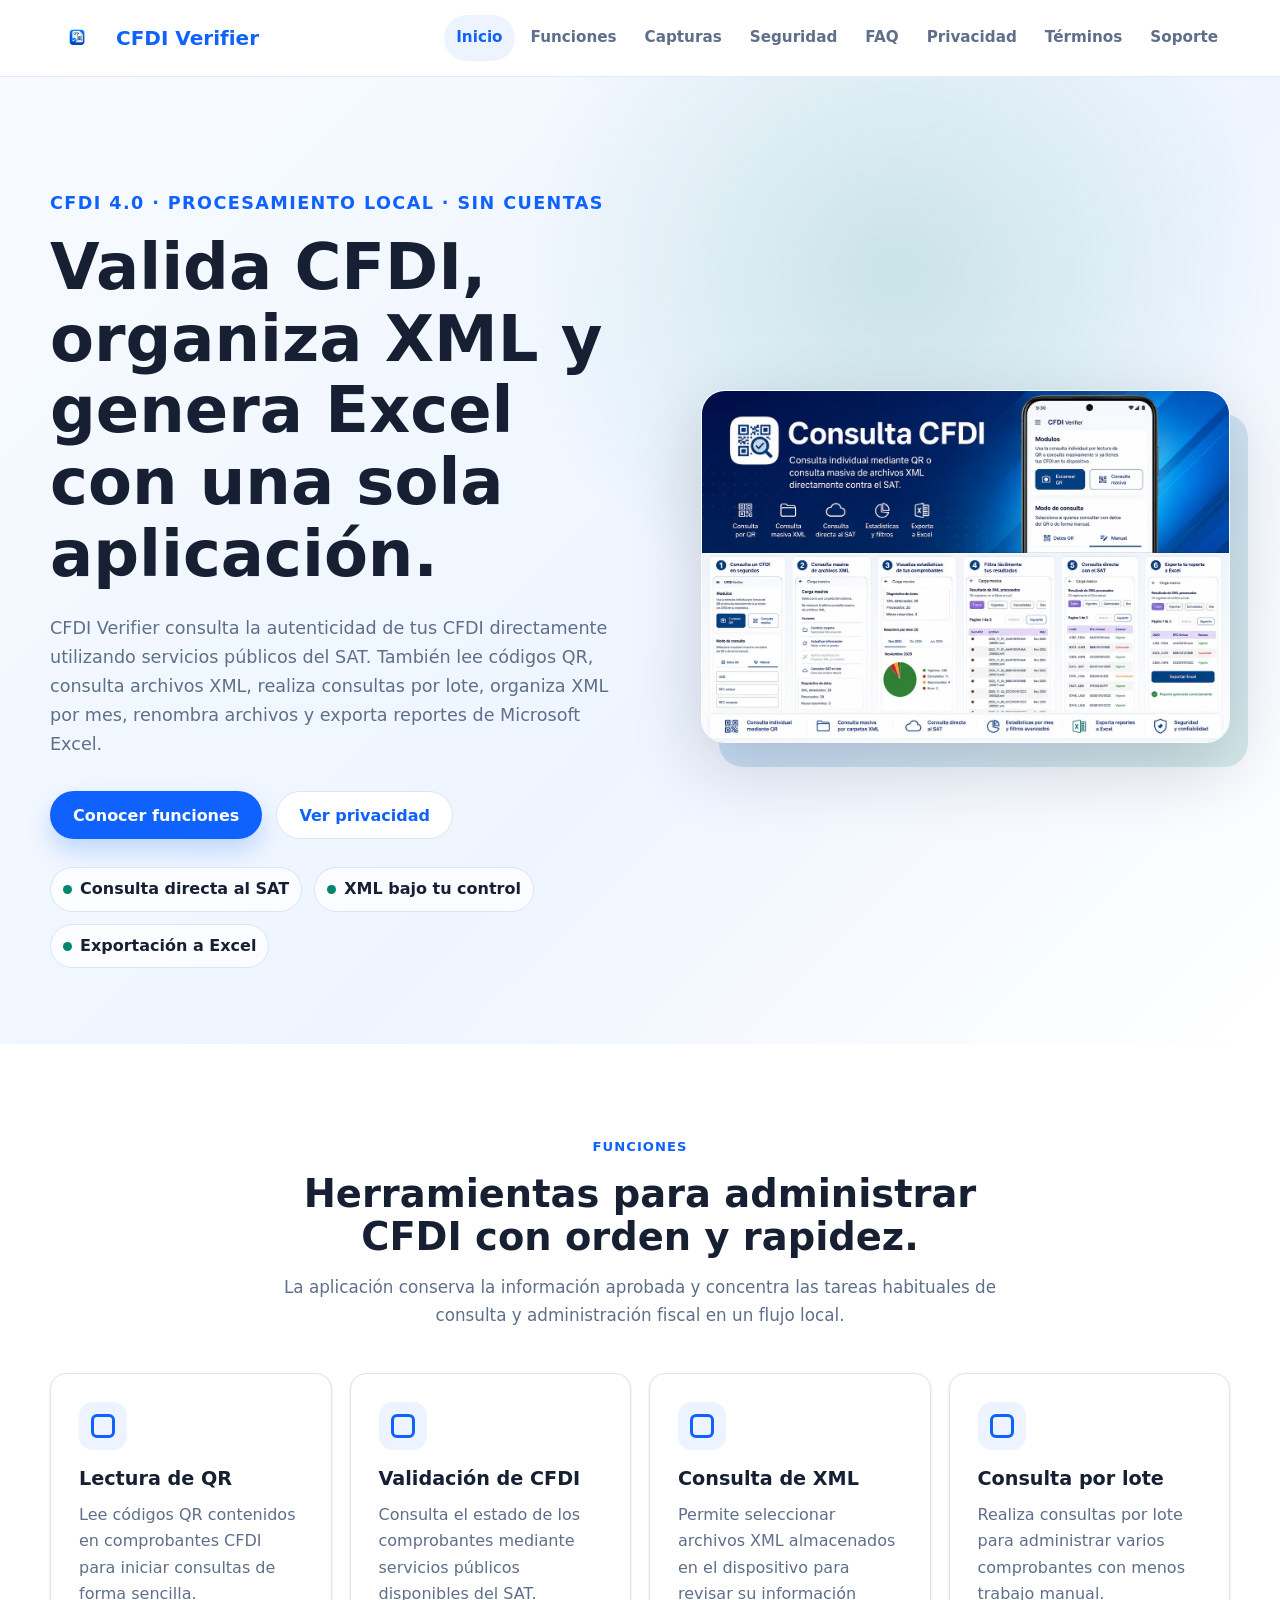
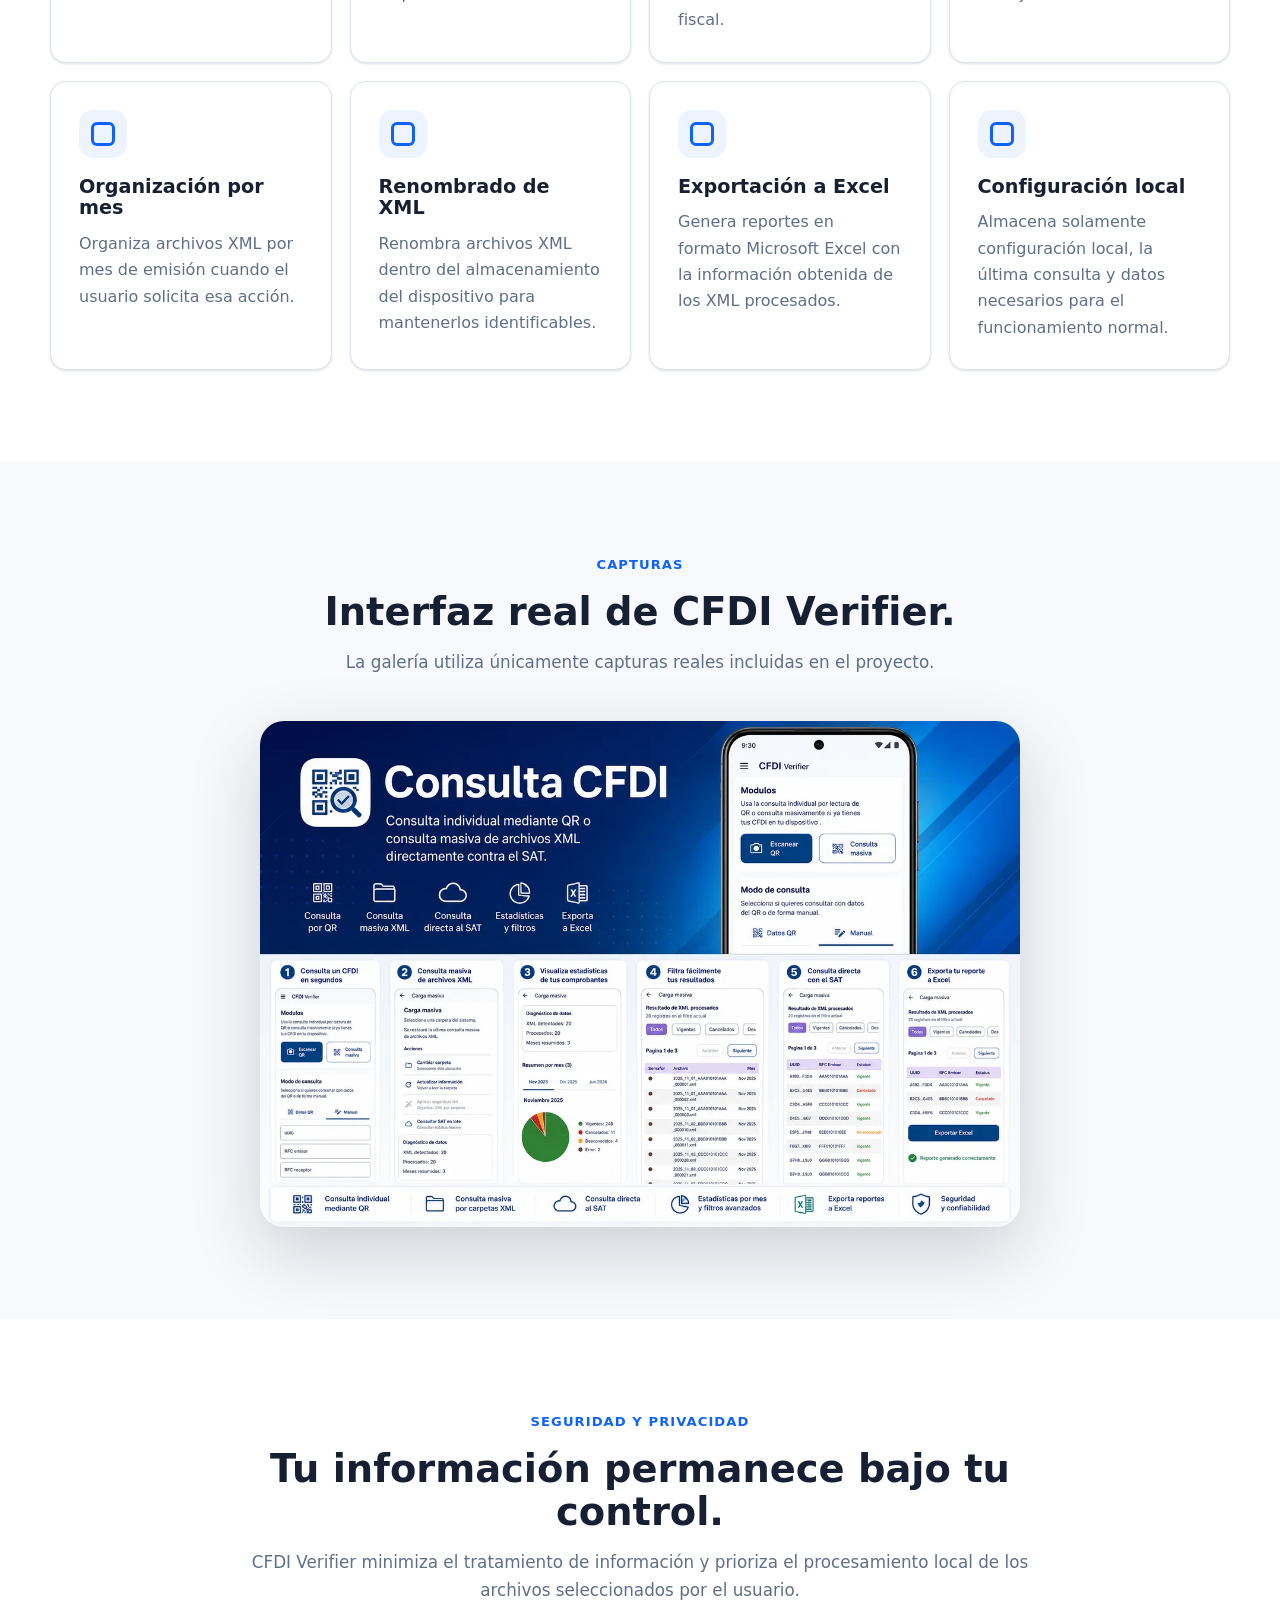
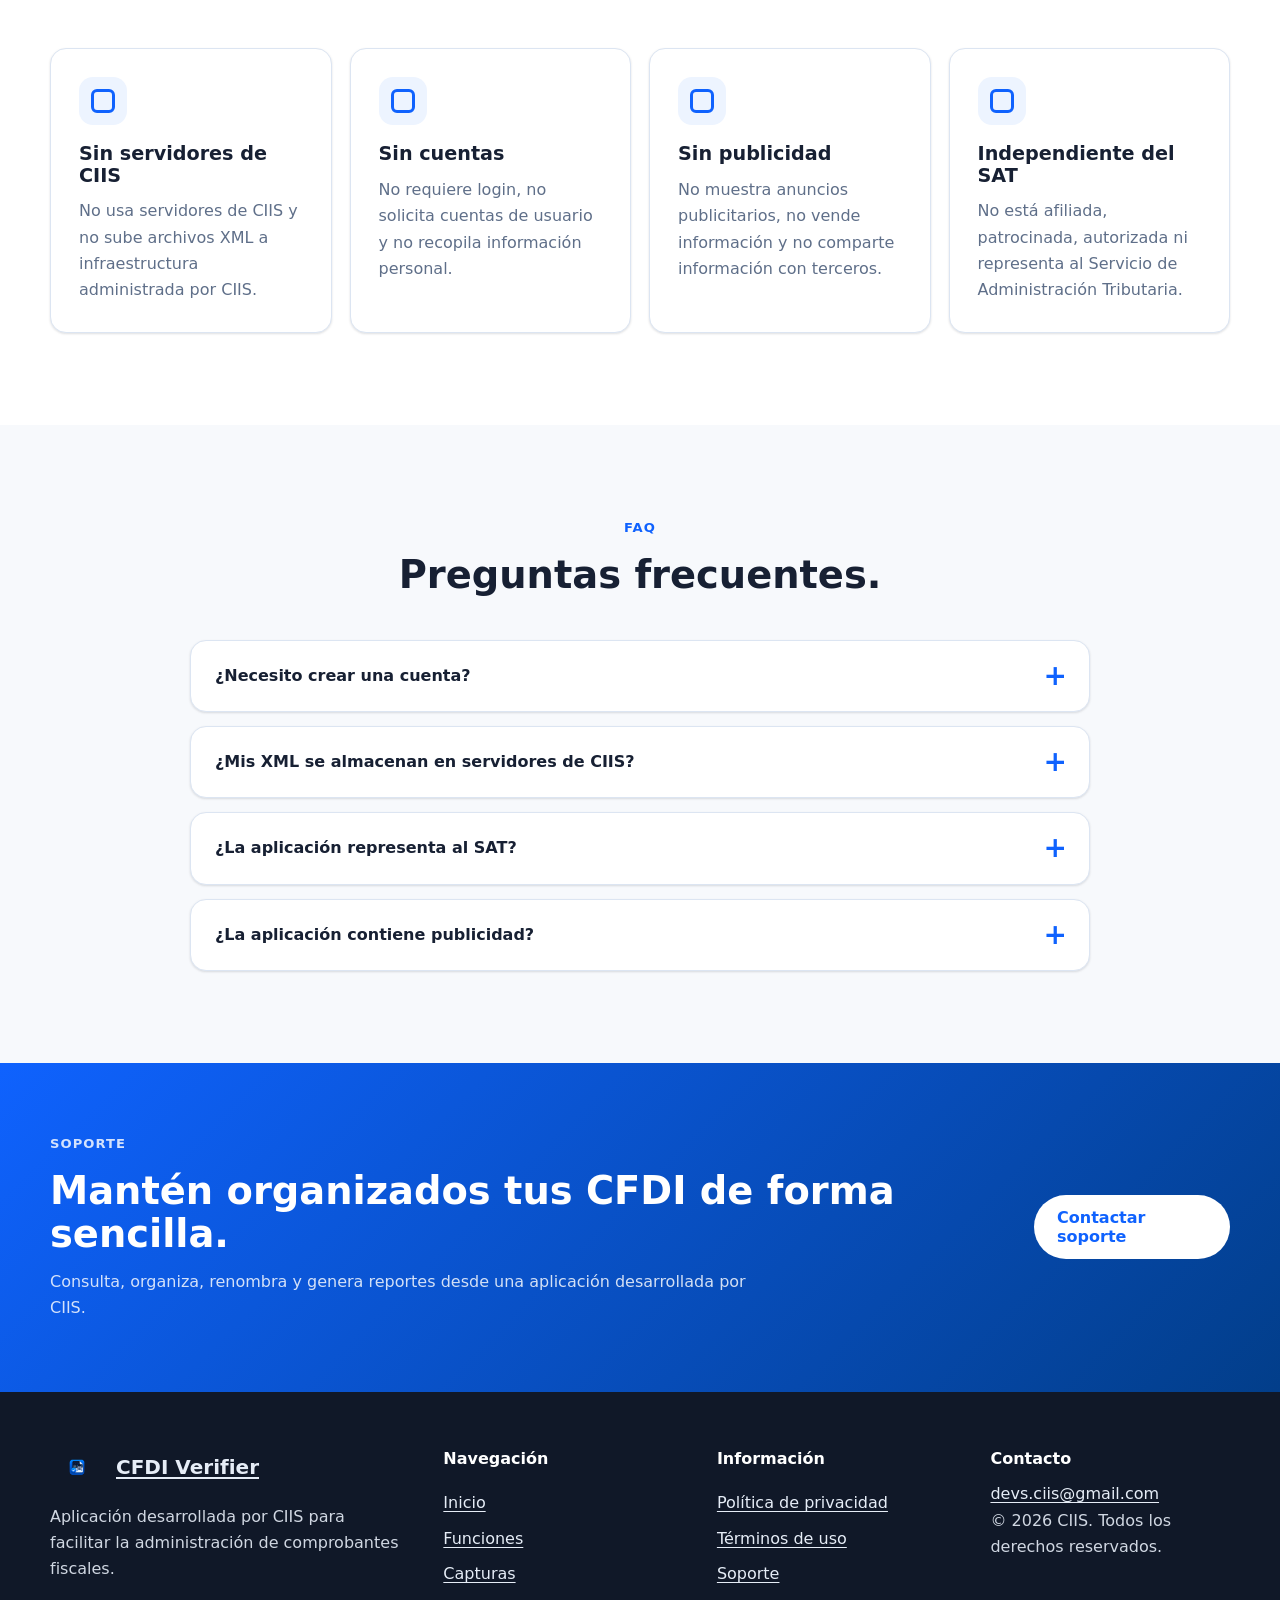
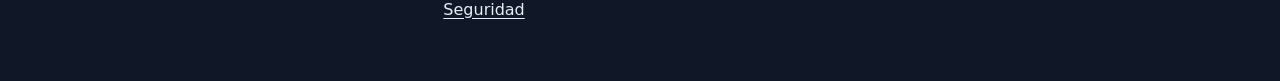
<file: index.html>
<!DOCTYPE html>
<html lang="es">
<head>
  <meta charset="utf-8">
  <meta name="viewport" content="width=device-width, initial-scale=1">
  <title>CFDI Verifier | Valida, organiza y exporta CFDI</title>
  <meta name="description" content="CFDI Verifier consulta CFDI directamente con servicios públicos del SAT, lee QR, organiza XML por mes, renombra archivos y exporta reportes a Microsoft Excel.">
  <meta name="keywords" content="CFDI Verifier, CFDI, SAT, XML, QR, Excel, organizar XML, validar CFDI">
  <meta name="author" content="CIIS">
  <meta name="robots" content="index, follow">
  <link rel="canonical" href="https://ciis.github.io/cfdiverifier/">
  <meta property="og:type" content="website">
  <meta property="og:title" content="CFDI Verifier">
  <meta property="og:description" content="Valida CFDI, organiza XML y genera reportes en Excel desde una aplicación local.">
  <meta property="og:image" content="https://ciis.github.io/cfdiverifier/assets/images/hero.webp">
  <meta property="og:url" content="https://ciis.github.io/cfdiverifier/">
  <meta name="twitter:card" content="summary_large_image">
  <meta name="theme-color" content="#0f62fe">
  <link rel="icon" href="favicon.ico">
  <link rel="apple-touch-icon" href="assets/images/logo.webp">
  <link rel="manifest" href="manifest.webmanifest">
  <link rel="preload" as="image" href="assets/images/hero.webp">
  <link rel="stylesheet" href="css/styles.css">
  <link rel="stylesheet" href="css/responsive.css">
  <script type="application/ld+json">
    {
      "@context": "https://schema.org",
      "@type": "SoftwareApplication",
      "name": "CFDI Verifier",
      "applicationCategory": "BusinessApplication",
      "operatingSystem": "Android",
      "creator": {"@type": "Organization", "name": "CIIS"},
      "description": "Aplicación para validar CFDI, leer códigos QR, consultar XML, organizar archivos por mes, renombrar XML y exportar reportes a Microsoft Excel.",
      "offers": {"@type": "Offer", "price": "0", "priceCurrency": "MXN"}
    }
  </script>
</head>
<body>
  <a class="skip-link" href="#contenido">Saltar al contenido</a>

  <header class="topbar" data-page="inicio">
    <div class="container topbar__inner">
      <a class="brand" href="index.html" aria-label="CFDI Verifier, inicio">
        <img src="assets/images/logo.webp" width="96" height="64" alt="" decoding="async">
        <span>CFDI Verifier</span>
      </a>
      <button class="menu-button" type="button" aria-label="Abrir menú" aria-expanded="false" aria-controls="site-nav">
        <span class="material-symbols-rounded" aria-hidden="true">menu</span>
      </button>
      <nav id="site-nav" class="site-nav" aria-label="Navegación principal">
        <a href="index.html" aria-current="page">Inicio</a>
        <a href="#funciones">Funciones</a>
        <a href="#capturas">Capturas</a>
        <a href="#seguridad">Seguridad</a>
        <a href="#faq">FAQ</a>
        <a href="privacy.html">Privacidad</a>
        <a href="terms.html">Términos</a>
        <a href="support.html">Soporte</a>
      </nav>
    </div>
  </header>

  <main id="contenido">
    <section id="inicio" class="hero">
      <div class="container hero__grid">
        <div class="hero__content">
          <p class="eyebrow">CFDI 4.0 · Procesamiento local · Sin cuentas</p>
          <h1>Valida CFDI, organiza XML y genera Excel con una sola aplicación.</h1>
          <p>CFDI Verifier consulta la autenticidad de tus CFDI directamente utilizando servicios públicos del SAT. También lee códigos QR, consulta archivos XML, realiza consultas por lote, organiza XML por mes, renombra archivos y exporta reportes de Microsoft Excel.</p>
          <div class="button-row" aria-label="Acciones principales">
            <a class="button button--primary" href="#funciones">Conocer funciones</a>
            <a class="button button--secondary" href="privacy.html">Ver privacidad</a>
          </div>
          <ul class="trust-list" aria-label="Puntos clave">
            <li><span class="material-symbols-rounded" aria-hidden="true">verified</span> Consulta directa al SAT</li>
            <li><span class="material-symbols-rounded" aria-hidden="true">folder_managed</span> XML bajo tu control</li>
            <li><span class="material-symbols-rounded" aria-hidden="true">table_chart</span> Exportación a Excel</li>
          </ul>
        </div>
        <figure class="hero__media">
          <img src="assets/images/hero.webp" width="1280" height="853" alt="Pantalla de la aplicación CFDI Verifier" decoding="async">
        </figure>
      </div>
    </section>

    <section id="funciones" class="section">
      <div class="container">
        <div class="section-heading">
          <p class="eyebrow">Funciones</p>
          <h2>Herramientas para administrar CFDI con orden y rapidez.</h2>
          <p>La aplicación conserva la información aprobada y concentra las tareas habituales de consulta y administración fiscal en un flujo local.</p>
        </div>
        <div class="card-grid">
          <article class="feature-card">
            <span class="material-symbols-rounded" aria-hidden="true">qr_code_scanner</span>
            <h3>Lectura de QR</h3>
            <p>Lee códigos QR contenidos en comprobantes CFDI para iniciar consultas de forma sencilla.</p>
          </article>
          <article class="feature-card">
            <span class="material-symbols-rounded" aria-hidden="true">fact_check</span>
            <h3>Validación de CFDI</h3>
            <p>Consulta el estado de los comprobantes mediante servicios públicos disponibles del SAT.</p>
          </article>
          <article class="feature-card">
            <span class="material-symbols-rounded" aria-hidden="true">data_object</span>
            <h3>Consulta de XML</h3>
            <p>Permite seleccionar archivos XML almacenados en el dispositivo para revisar su información fiscal.</p>
          </article>
          <article class="feature-card">
            <span class="material-symbols-rounded" aria-hidden="true">playlist_add_check</span>
            <h3>Consulta por lote</h3>
            <p>Realiza consultas por lote para administrar varios comprobantes con menos trabajo manual.</p>
          </article>
          <article class="feature-card">
            <span class="material-symbols-rounded" aria-hidden="true">calendar_month</span>
            <h3>Organización por mes</h3>
            <p>Organiza archivos XML por mes de emisión cuando el usuario solicita esa acción.</p>
          </article>
          <article class="feature-card">
            <span class="material-symbols-rounded" aria-hidden="true">drive_file_rename_outline</span>
            <h3>Renombrado de XML</h3>
            <p>Renombra archivos XML dentro del almacenamiento del dispositivo para mantenerlos identificables.</p>
          </article>
          <article class="feature-card">
            <span class="material-symbols-rounded" aria-hidden="true">grid_on</span>
            <h3>Exportación a Excel</h3>
            <p>Genera reportes en formato Microsoft Excel con la información obtenida de los XML procesados.</p>
          </article>
          <article class="feature-card">
            <span class="material-symbols-rounded" aria-hidden="true">settings_suggest</span>
            <h3>Configuración local</h3>
            <p>Almacena solamente configuración local, la última consulta y datos necesarios para el funcionamiento normal.</p>
          </article>
        </div>
      </div>
    </section>

    <section id="capturas" class="section section--soft">
      <div class="container">
        <div class="section-heading">
          <p class="eyebrow">Capturas</p>
          <h2>Interfaz real de CFDI Verifier.</h2>
          <p>La galería utiliza únicamente capturas reales incluidas en el proyecto.</p>
        </div>
        <div class="gallery-grid" aria-label="Galería de capturas">
          <button class="gallery-item" type="button" data-gallery-src="assets/images/hero.webp" data-gallery-alt="Pantalla principal de CFDI Verifier">
            <img src="assets/images/hero.webp" width="1280" height="853" alt="Pantalla principal de CFDI Verifier" loading="lazy" decoding="async">
          </button>
        </div>
      </div>
    </section>

    <section id="seguridad" class="section">
      <div class="container">
        <div class="section-heading">
          <p class="eyebrow">Seguridad y privacidad</p>
          <h2>Tu información permanece bajo tu control.</h2>
          <p>CFDI Verifier minimiza el tratamiento de información y prioriza el procesamiento local de los archivos seleccionados por el usuario.</p>
        </div>
        <div class="security-grid">
          <article class="info-card">
            <span class="material-symbols-rounded" aria-hidden="true">cloud_off</span>
            <h3>Sin servidores de CIIS</h3>
            <p>No usa servidores de CIIS y no sube archivos XML a infraestructura administrada por CIIS.</p>
          </article>
          <article class="info-card">
            <span class="material-symbols-rounded" aria-hidden="true">person_off</span>
            <h3>Sin cuentas</h3>
            <p>No requiere login, no solicita cuentas de usuario y no recopila información personal.</p>
          </article>
          <article class="info-card">
            <span class="material-symbols-rounded" aria-hidden="true">campaign</span>
            <h3>Sin publicidad</h3>
            <p>No muestra anuncios publicitarios, no vende información y no comparte información con terceros.</p>
          </article>
          <article class="info-card">
            <span class="material-symbols-rounded" aria-hidden="true">account_balance</span>
            <h3>Independiente del SAT</h3>
            <p>No está afiliada, patrocinada, autorizada ni representa al Servicio de Administración Tributaria.</p>
          </article>
        </div>
      </div>
    </section>

    <section id="faq" class="section section--soft">
      <div class="container">
        <div class="section-heading">
          <p class="eyebrow">FAQ</p>
          <h2>Preguntas frecuentes.</h2>
        </div>
        <div class="faq-list">
          <details>
            <summary>¿Necesito crear una cuenta?</summary>
            <p>No. La aplicación funciona sin crear cuentas, sin registro y sin inicio de sesión.</p>
          </details>
          <details>
            <summary>¿Mis XML se almacenan en servidores de CIIS?</summary>
            <p>No. Los archivos permanecen en el dispositivo del usuario y no son enviados a servidores administrados por CIIS.</p>
          </details>
          <details>
            <summary>¿La aplicación representa al SAT?</summary>
            <p>No. CFDI Verifier no está afiliada con el SAT. Las consultas se realizan directamente contra servicios públicos del SAT.</p>
          </details>
          <details>
            <summary>¿La aplicación contiene publicidad?</summary>
            <p>No. CFDI Verifier no muestra anuncios publicitarios.</p>
          </details>
        </div>
      </div>
    </section>

    <section class="cta-section">
      <div class="container cta-section__inner">
        <div>
          <p class="eyebrow">Soporte</p>
          <h2>Mantén organizados tus CFDI de forma sencilla.</h2>
          <p>Consulta, organiza, renombra y genera reportes desde una aplicación desarrollada por CIIS.</p>
        </div>
        <a class="button button--light" href="support.html">Contactar soporte</a>
      </div>
    </section>
  </main>

  <footer class="site-footer">
    <div class="container footer-grid">
      <div>
        <a class="brand brand--footer" href="index.html" aria-label="CFDI Verifier, inicio">
          <img src="assets/images/logo.webp" width="96" height="64" alt="" loading="lazy" decoding="async">
          <span>CFDI Verifier</span>
        </a>
        <p>Aplicación desarrollada por CIIS para facilitar la administración de comprobantes fiscales.</p>
      </div>
      <nav aria-label="Navegación del pie de página">
        <h2>Navegación</h2>
        <a href="index.html">Inicio</a>
        <a href="index.html#funciones">Funciones</a>
        <a href="index.html#capturas">Capturas</a>
        <a href="index.html#seguridad">Seguridad</a>
      </nav>
      <nav aria-label="Información legal">
        <h2>Información</h2>
        <a href="privacy.html">Política de privacidad</a>
        <a href="terms.html">Términos de uso</a>
        <a href="support.html">Soporte</a>
      </nav>
      <div>
        <h2>Contacto</h2>
        <p><a href="mailto:devs.ciis@gmail.com">devs.ciis@gmail.com</a></p>
        <p>© <span data-year></span> CIIS. Todos los derechos reservados.</p>
      </div>
    </div>
  </footer>

  <div class="lightbox" id="lightbox" role="dialog" aria-modal="true" aria-label="Galería de capturas" hidden>
    <button class="lightbox__close" type="button" data-lightbox-close aria-label="Cerrar galería">
      <span class="material-symbols-rounded" aria-hidden="true">close</span>
    </button>
    <button class="lightbox__nav lightbox__nav--prev" type="button" data-lightbox-prev aria-label="Captura anterior">
      <span class="material-symbols-rounded" aria-hidden="true">chevron_left</span>
    </button>
    <img id="lightbox-image" src="assets/images/hero.webp" alt="">
    <button class="lightbox__nav lightbox__nav--next" type="button" data-lightbox-next aria-label="Captura siguiente">
      <span class="material-symbols-rounded" aria-hidden="true">chevron_right</span>
    </button>
    <p class="lightbox__counter" data-lightbox-counter></p>
  </div>

  <script src="js/main.js" defer></script>
  <script src="js/gallery.js" defer></script>
</body>
</html>
</file>
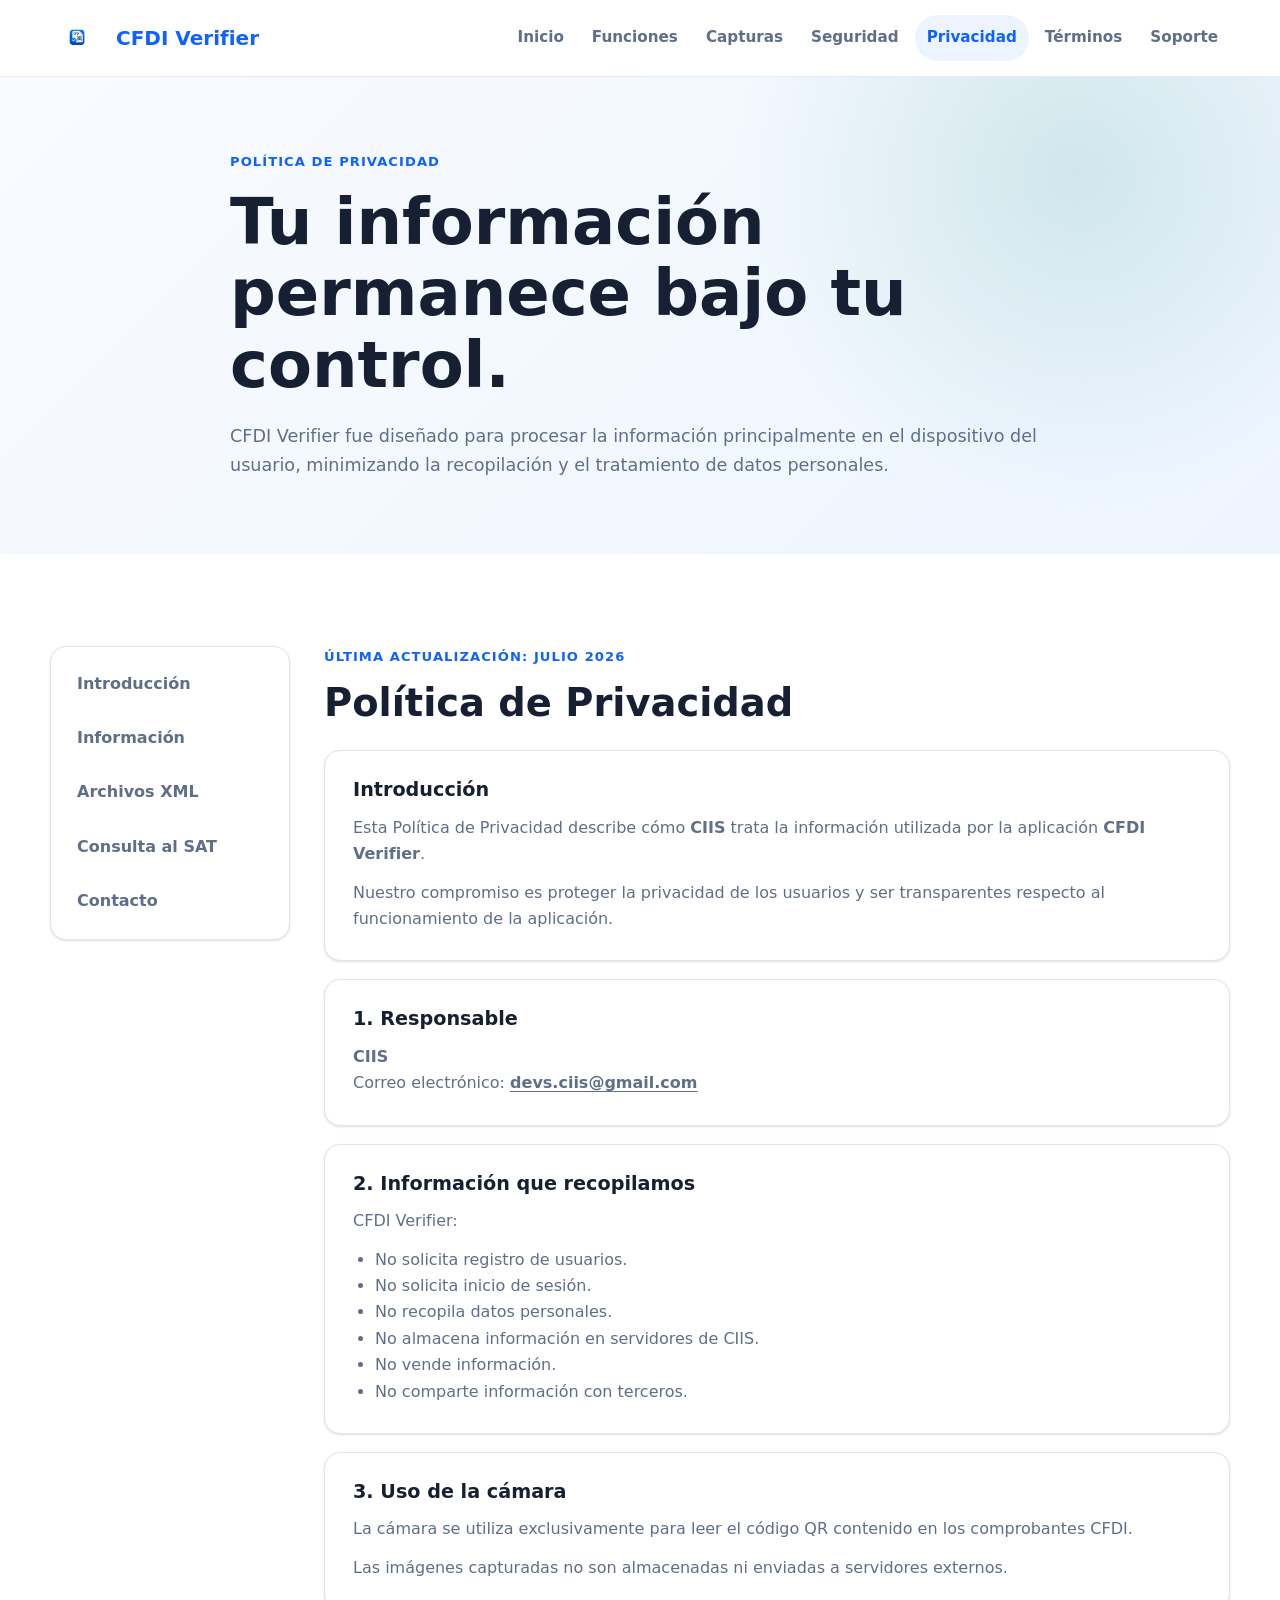
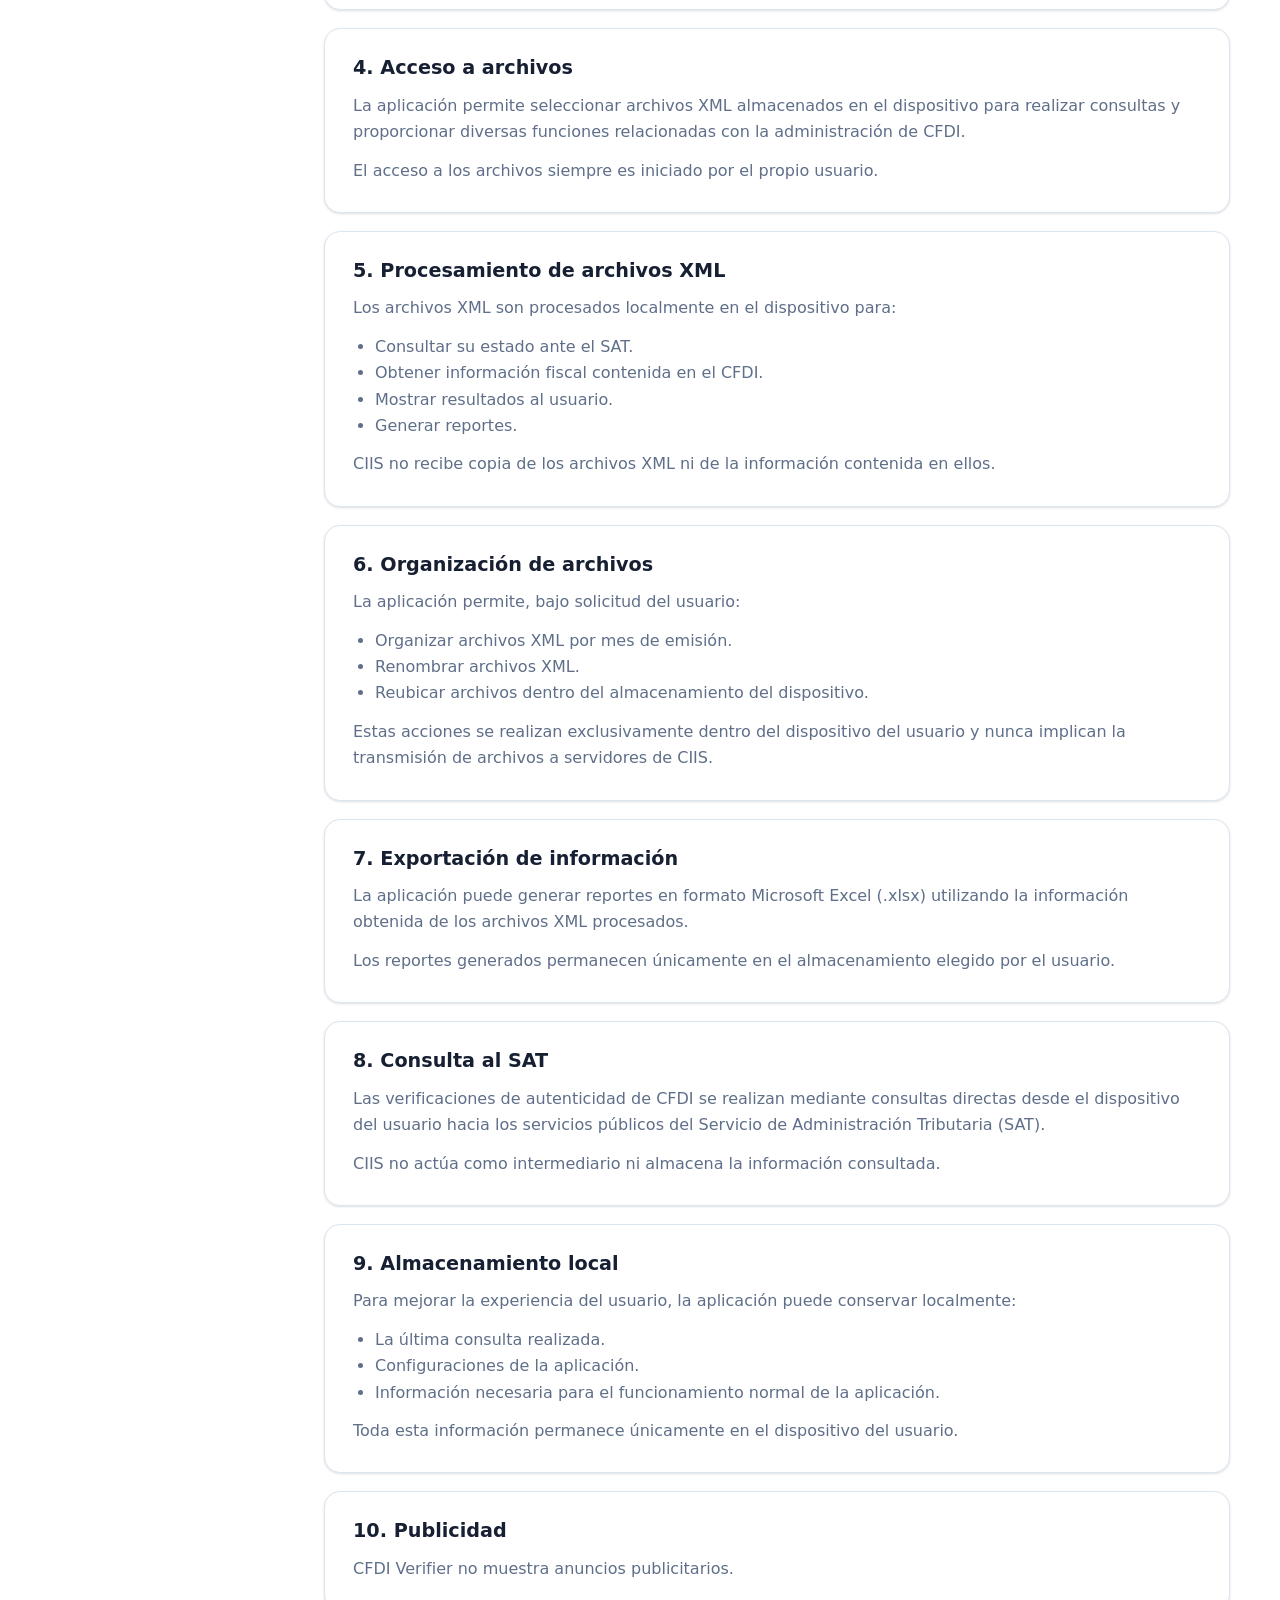
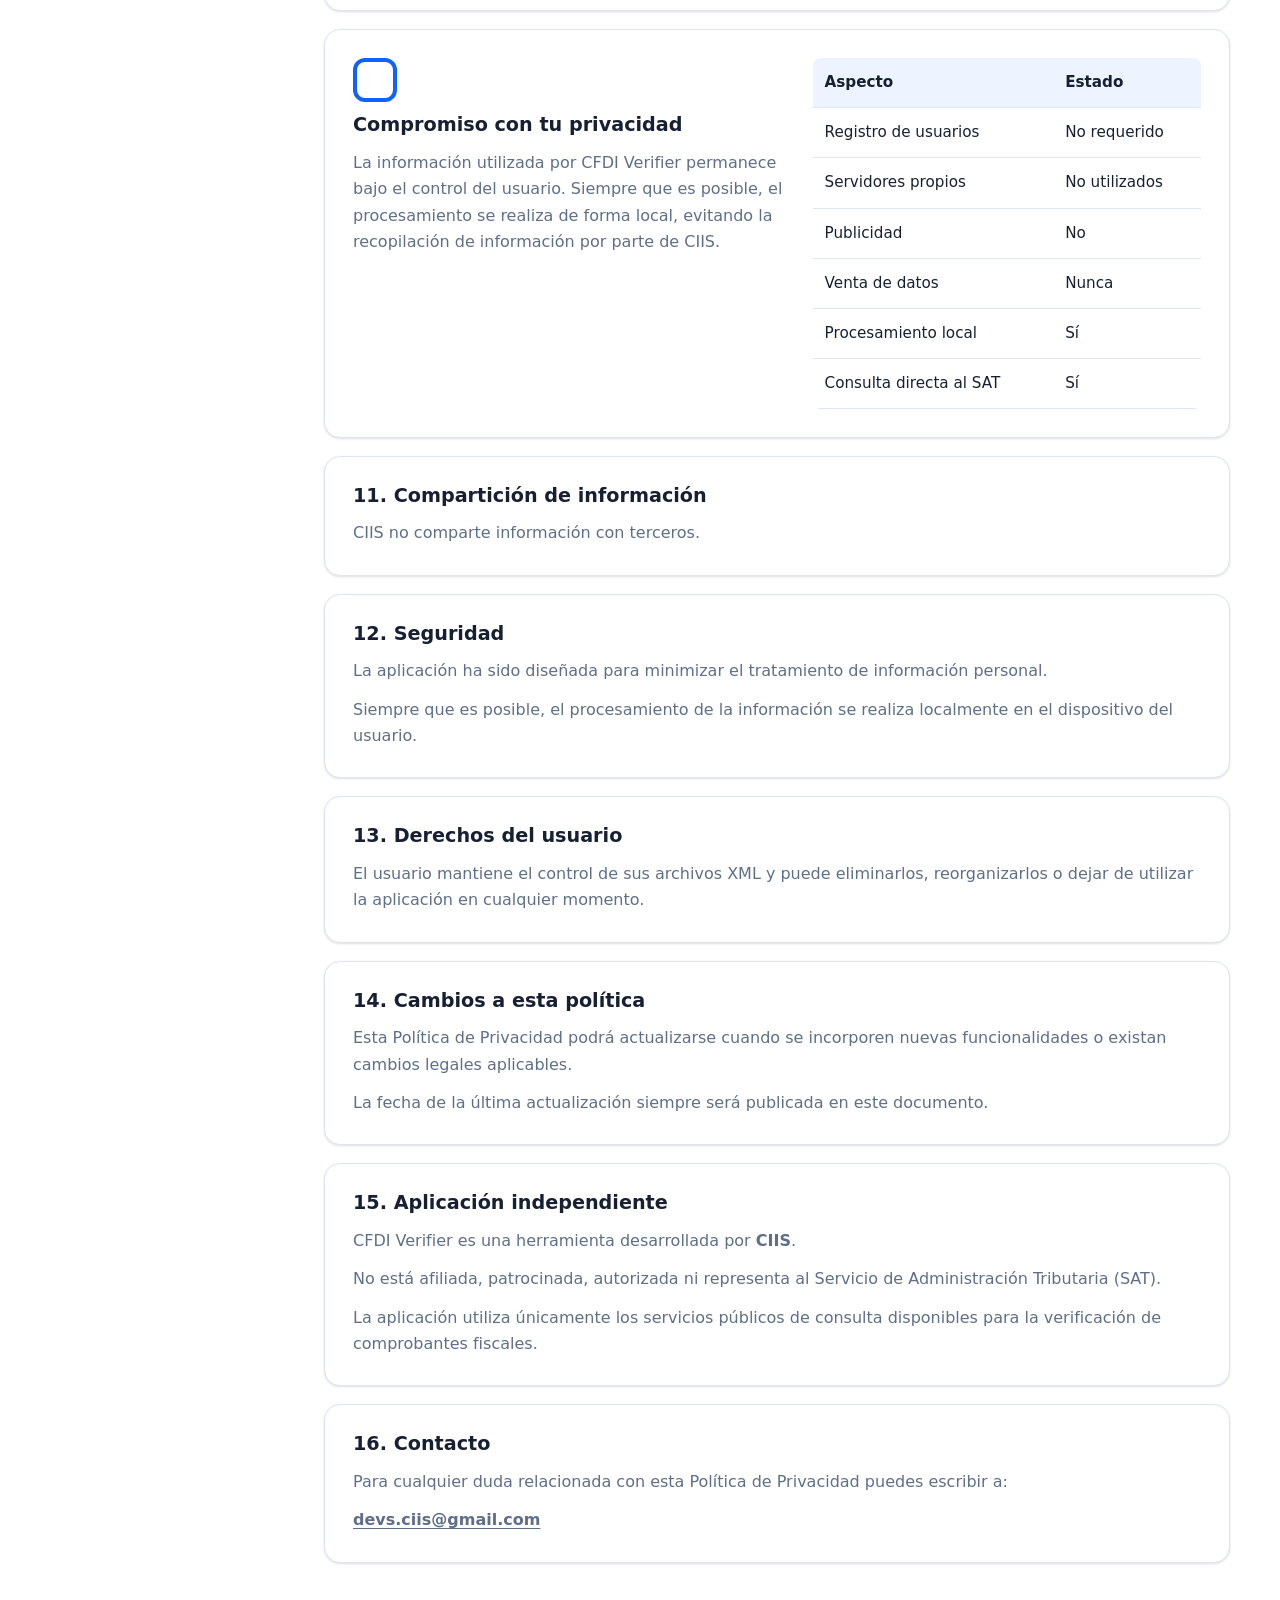
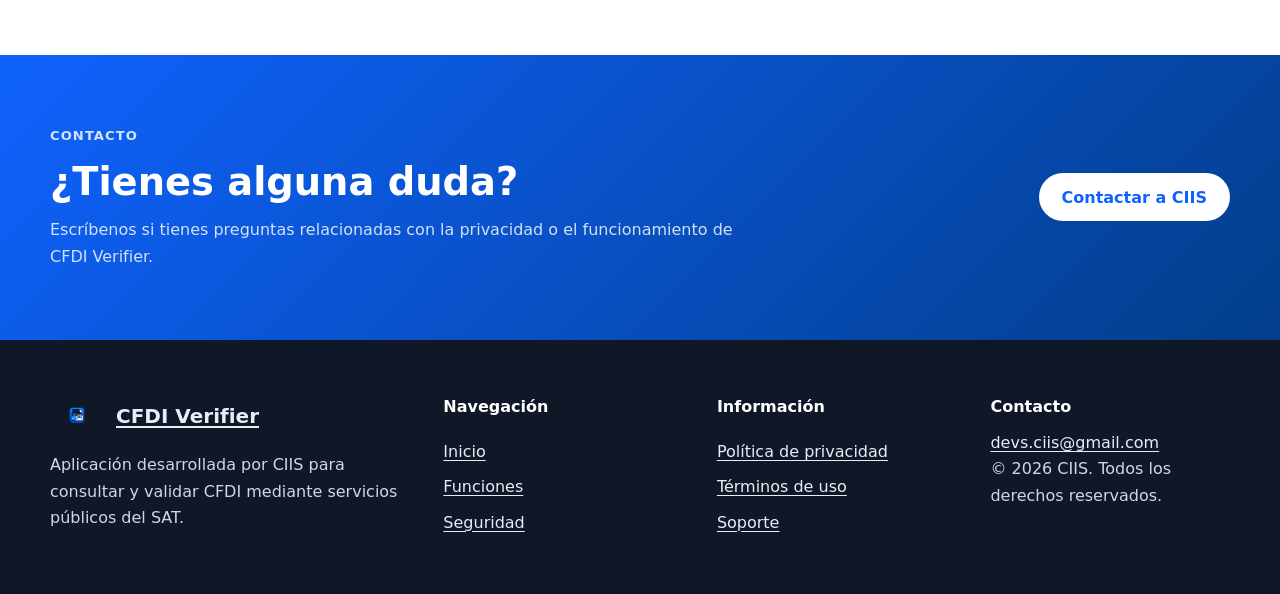
<file: privacy.html>
<!DOCTYPE html>
<html lang="es">
<head>
  <meta charset="utf-8">
  <meta name="viewport" content="width=device-width, initial-scale=1">
  <title>Política de Privacidad | CFDI Verifier</title>
  <meta name="description" content="Política de Privacidad de CFDI Verifier, aplicación desarrollada por CIIS para validar CFDI y administrar XML con procesamiento local.">
  <meta name="keywords" content="CFDI Verifier privacidad, CIIS, CFDI, XML, SAT">
  <meta name="author" content="CIIS">
  <meta name="robots" content="index, follow">
  <link rel="canonical" href="https://ciis.github.io/cfdiverifier/privacy.html">
  <meta property="og:type" content="article">
  <meta property="og:title" content="Política de Privacidad | CFDI Verifier">
  <meta property="og:description" content="CFDI Verifier procesa información principalmente en el dispositivo del usuario y no usa servidores de CIIS.">
  <meta property="og:image" content="https://ciis.github.io/cfdiverifier/assets/images/hero.webp">
  <meta name="twitter:card" content="summary_large_image">
  <meta name="theme-color" content="#0f62fe">
  <link rel="icon" href="favicon.ico">
  <link rel="manifest" href="manifest.webmanifest">
  <link rel="stylesheet" href="css/styles.css">
  <link rel="stylesheet" href="css/responsive.css">
</head>
<body>
  <a class="skip-link" href="#contenido">Saltar al contenido</a>
  <header class="topbar" data-page="privacy">
    <div class="container topbar__inner">
      <a class="brand" href="index.html" aria-label="CFDI Verifier, inicio">
        <img src="assets/images/logo.webp" width="96" height="64" alt="" decoding="async">
        <span>CFDI Verifier</span>
      </a>
      <button class="menu-button" type="button" aria-label="Abrir menú" aria-expanded="false" aria-controls="site-nav">
        <span class="material-symbols-rounded" aria-hidden="true">menu</span>
      </button>
      <nav id="site-nav" class="site-nav" aria-label="Navegación principal">
        <a href="index.html">Inicio</a>
        <a href="index.html#funciones">Funciones</a>
        <a href="index.html#capturas">Capturas</a>
        <a href="index.html#seguridad">Seguridad</a>
        <a href="privacy.html" aria-current="page">Privacidad</a>
        <a href="terms.html">Términos</a>
        <a href="support.html">Soporte</a>
      </nav>
    </div>
  </header>

  <main id="contenido">
    <section class="page-hero">
      <div class="container page-hero__inner">
        <p class="eyebrow">Política de Privacidad</p>
        <h1>Tu información permanece bajo tu control.</h1>
        <p>CFDI Verifier fue diseñado para procesar la información principalmente en el dispositivo del usuario, minimizando la recopilación y el tratamiento de datos personales.</p>
      </div>
    </section>

    <section class="section">
      <div class="container legal-layout">
        <aside class="toc" aria-label="Contenido de la política">
          <a href="#introduccion">Introducción</a>
          <a href="#informacion">Información</a>
          <a href="#archivos">Archivos XML</a>
          <a href="#sat">Consulta al SAT</a>
          <a href="#contacto">Contacto</a>
        </aside>

        <article class="legal-content">
          <header>
            <p class="eyebrow">Última actualización: Julio 2026</p>
            <h2>Política de Privacidad</h2>
          </header>

          <section id="introduccion" class="legal-card">
            <h3>Introducción</h3>
            <p>Esta Política de Privacidad describe cómo <strong>CIIS</strong> trata la información utilizada por la aplicación <strong>CFDI Verifier</strong>.</p>
            <p>Nuestro compromiso es proteger la privacidad de los usuarios y ser transparentes respecto al funcionamiento de la aplicación.</p>
          </section>

          <section class="legal-card">
            <h3>1. Responsable</h3>
            <p><strong>CIIS</strong><br>Correo electrónico: <strong><a href="mailto:devs.ciis@gmail.com">devs.ciis@gmail.com</a></strong></p>
          </section>

          <section id="informacion" class="legal-card">
            <h3>2. Información que recopilamos</h3>
            <p>CFDI Verifier:</p>
            <ul>
              <li>No solicita registro de usuarios.</li>
              <li>No solicita inicio de sesión.</li>
              <li>No recopila datos personales.</li>
              <li>No almacena información en servidores de CIIS.</li>
              <li>No vende información.</li>
              <li>No comparte información con terceros.</li>
            </ul>
          </section>

          <section class="legal-card">
            <h3>3. Uso de la cámara</h3>
            <p>La cámara se utiliza exclusivamente para leer el código QR contenido en los comprobantes CFDI.</p>
            <p>Las imágenes capturadas no son almacenadas ni enviadas a servidores externos.</p>
          </section>

          <section id="archivos" class="legal-card">
            <h3>4. Acceso a archivos</h3>
            <p>La aplicación permite seleccionar archivos XML almacenados en el dispositivo para realizar consultas y proporcionar diversas funciones relacionadas con la administración de CFDI.</p>
            <p>El acceso a los archivos siempre es iniciado por el propio usuario.</p>
          </section>

          <section class="legal-card">
            <h3>5. Procesamiento de archivos XML</h3>
            <p>Los archivos XML son procesados localmente en el dispositivo para:</p>
            <ul>
              <li>Consultar su estado ante el SAT.</li>
              <li>Obtener información fiscal contenida en el CFDI.</li>
              <li>Mostrar resultados al usuario.</li>
              <li>Generar reportes.</li>
            </ul>
            <p>CIIS no recibe copia de los archivos XML ni de la información contenida en ellos.</p>
          </section>

          <section class="legal-card">
            <h3>6. Organización de archivos</h3>
            <p>La aplicación permite, bajo solicitud del usuario:</p>
            <ul>
              <li>Organizar archivos XML por mes de emisión.</li>
              <li>Renombrar archivos XML.</li>
              <li>Reubicar archivos dentro del almacenamiento del dispositivo.</li>
            </ul>
            <p>Estas acciones se realizan exclusivamente dentro del dispositivo del usuario y nunca implican la transmisión de archivos a servidores de CIIS.</p>
          </section>

          <section class="legal-card">
            <h3>7. Exportación de información</h3>
            <p>La aplicación puede generar reportes en formato Microsoft Excel (.xlsx) utilizando la información obtenida de los archivos XML procesados.</p>
            <p>Los reportes generados permanecen únicamente en el almacenamiento elegido por el usuario.</p>
          </section>

          <section id="sat" class="legal-card">
            <h3>8. Consulta al SAT</h3>
            <p>Las verificaciones de autenticidad de CFDI se realizan mediante consultas directas desde el dispositivo del usuario hacia los servicios públicos del Servicio de Administración Tributaria (SAT).</p>
            <p>CIIS no actúa como intermediario ni almacena la información consultada.</p>
          </section>

          <section class="legal-card">
            <h3>9. Almacenamiento local</h3>
            <p>Para mejorar la experiencia del usuario, la aplicación puede conservar localmente:</p>
            <ul>
              <li>La última consulta realizada.</li>
              <li>Configuraciones de la aplicación.</li>
              <li>Información necesaria para el funcionamiento normal de la aplicación.</li>
            </ul>
            <p>Toda esta información permanece únicamente en el dispositivo del usuario.</p>
          </section>

          <section class="legal-card">
            <h3>10. Publicidad</h3>
            <p>CFDI Verifier no muestra anuncios publicitarios.</p>
          </section>

          <section class="legal-card privacy-summary">
            <div>
              <span class="material-symbols-rounded" aria-hidden="true">shield_locked</span>
              <h3>Compromiso con tu privacidad</h3>
              <p>La información utilizada por CFDI Verifier permanece bajo el control del usuario. Siempre que es posible, el procesamiento se realiza de forma local, evitando la recopilación de información por parte de CIIS.</p>
            </div>
            <table>
              <caption>Resumen de privacidad de CFDI Verifier</caption>
              <thead>
                <tr><th>Aspecto</th><th>Estado</th></tr>
              </thead>
              <tbody>
                <tr><td>Registro de usuarios</td><td>No requerido</td></tr>
                <tr><td>Servidores propios</td><td>No utilizados</td></tr>
                <tr><td>Publicidad</td><td>No</td></tr>
                <tr><td>Venta de datos</td><td>Nunca</td></tr>
                <tr><td>Procesamiento local</td><td>Sí</td></tr>
                <tr><td>Consulta directa al SAT</td><td>Sí</td></tr>
              </tbody>
            </table>
          </section>

          <section class="legal-card">
            <h3>11. Compartición de información</h3>
            <p>CIIS no comparte información con terceros.</p>
          </section>

          <section class="legal-card">
            <h3>12. Seguridad</h3>
            <p>La aplicación ha sido diseñada para minimizar el tratamiento de información personal.</p>
            <p>Siempre que es posible, el procesamiento de la información se realiza localmente en el dispositivo del usuario.</p>
          </section>

          <section class="legal-card">
            <h3>13. Derechos del usuario</h3>
            <p>El usuario mantiene el control de sus archivos XML y puede eliminarlos, reorganizarlos o dejar de utilizar la aplicación en cualquier momento.</p>
          </section>

          <section class="legal-card">
            <h3>14. Cambios a esta política</h3>
            <p>Esta Política de Privacidad podrá actualizarse cuando se incorporen nuevas funcionalidades o existan cambios legales aplicables.</p>
            <p>La fecha de la última actualización siempre será publicada en este documento.</p>
          </section>

          <section class="legal-card">
            <h3>15. Aplicación independiente</h3>
            <p>CFDI Verifier es una herramienta desarrollada por <strong>CIIS</strong>.</p>
            <p>No está afiliada, patrocinada, autorizada ni representa al Servicio de Administración Tributaria (SAT).</p>
            <p>La aplicación utiliza únicamente los servicios públicos de consulta disponibles para la verificación de comprobantes fiscales.</p>
          </section>

          <section id="contacto" class="legal-card">
            <h3>16. Contacto</h3>
            <p>Para cualquier duda relacionada con esta Política de Privacidad puedes escribir a:</p>
            <p><strong><a href="mailto:devs.ciis@gmail.com">devs.ciis@gmail.com</a></strong></p>
          </section>
        </article>
      </div>
    </section>

    <section class="cta-section">
      <div class="container cta-section__inner">
        <div>
          <p class="eyebrow">Contacto</p>
          <h2>¿Tienes alguna duda?</h2>
          <p>Escríbenos si tienes preguntas relacionadas con la privacidad o el funcionamiento de CFDI Verifier.</p>
        </div>
        <a class="button button--light" href="mailto:devs.ciis@gmail.com">Contactar a CIIS</a>
      </div>
    </section>
  </main>

  <footer class="site-footer">
    <div class="container footer-grid">
      <div>
        <a class="brand brand--footer" href="index.html" aria-label="CFDI Verifier, inicio">
          <img src="assets/images/logo.webp" width="96" height="64" alt="" loading="lazy" decoding="async">
          <span>CFDI Verifier</span>
        </a>
        <p>Aplicación desarrollada por CIIS para consultar y validar CFDI mediante servicios públicos del SAT.</p>
      </div>
      <nav aria-label="Navegación del pie de página">
        <h2>Navegación</h2>
        <a href="index.html">Inicio</a>
        <a href="index.html#funciones">Funciones</a>
        <a href="index.html#seguridad">Seguridad</a>
      </nav>
      <nav aria-label="Información legal">
        <h2>Información</h2>
        <a href="privacy.html" aria-current="page">Política de privacidad</a>
        <a href="terms.html">Términos de uso</a>
        <a href="support.html">Soporte</a>
      </nav>
      <div>
        <h2>Contacto</h2>
        <p><a href="mailto:devs.ciis@gmail.com">devs.ciis@gmail.com</a></p>
        <p>© <span data-year></span> CIIS. Todos los derechos reservados.</p>
      </div>
    </div>
  </footer>

  <script src="js/main.js" defer></script>
</body>
</html>
</file>
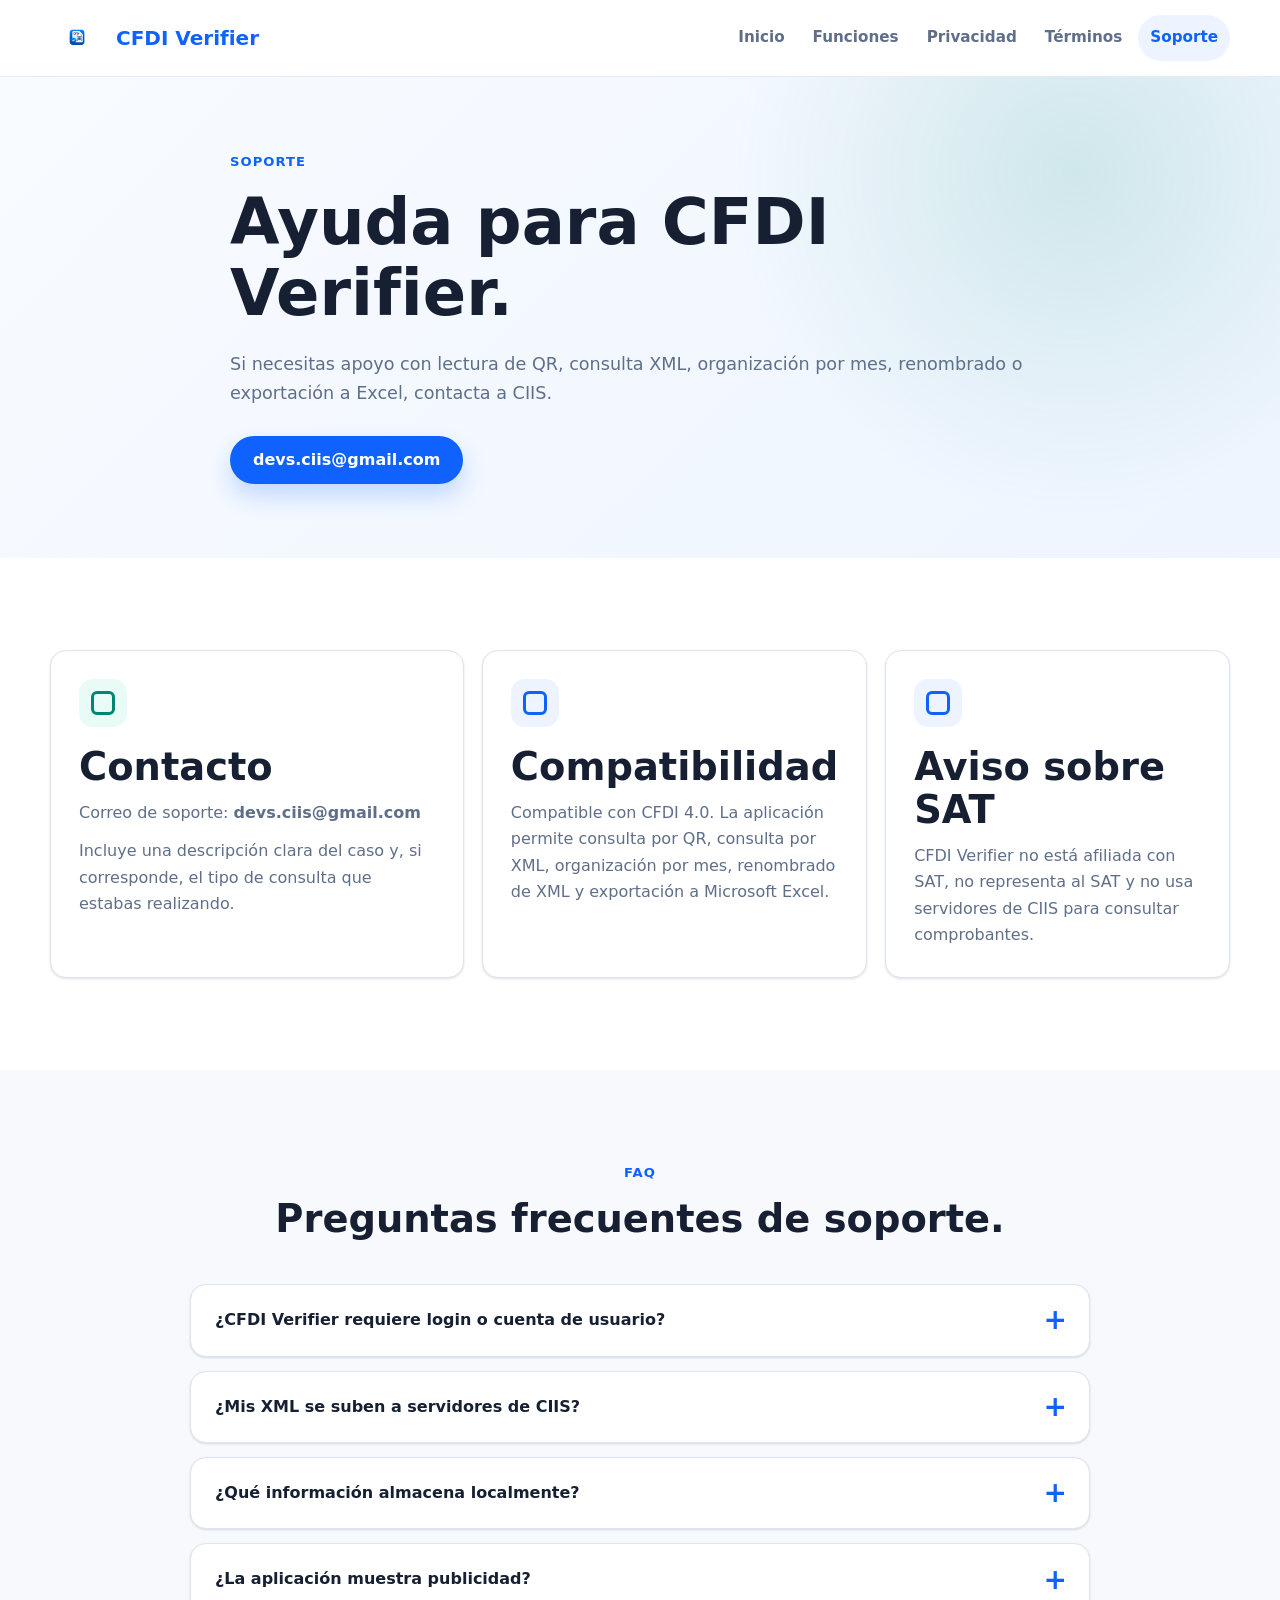
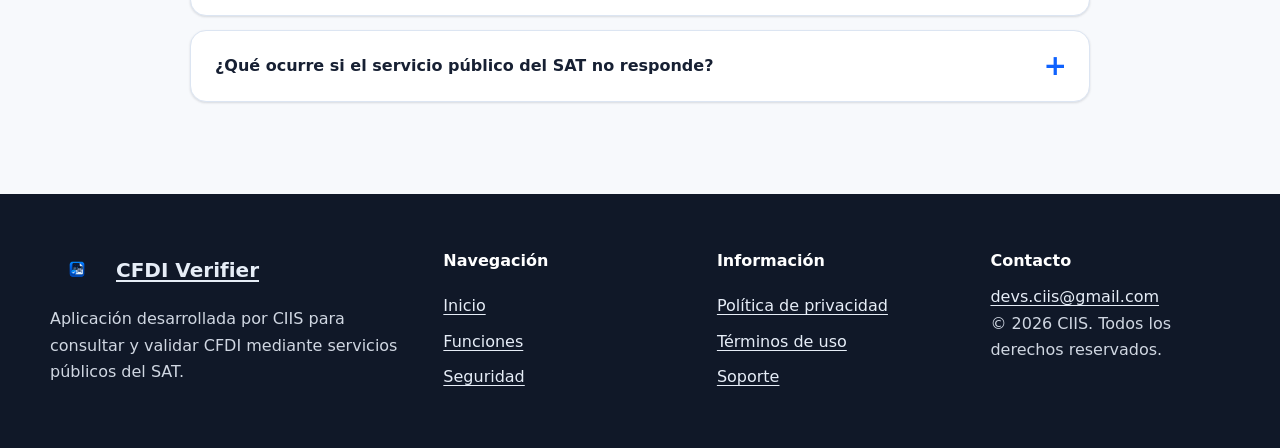
<file: support.html>
<!DOCTYPE html>
<html lang="es">
<head>
  <meta charset="utf-8">
  <meta name="viewport" content="width=device-width, initial-scale=1">
  <title>Soporte | CFDI Verifier</title>
  <meta name="description" content="Soporte de CFDI Verifier. Contacto, compatibilidad, preguntas frecuentes y aclaración sobre SAT.">
  <meta name="keywords" content="CFDI Verifier soporte, CIIS, CFDI, XML, QR, Excel">
  <meta name="author" content="CIIS">
  <meta name="robots" content="index, follow">
  <link rel="canonical" href="https://ciis.github.io/cfdiverifier/support.html">
  <meta property="og:type" content="website">
  <meta property="og:title" content="Soporte | CFDI Verifier">
  <meta property="og:description" content="Obtén soporte para CFDI Verifier por correo electrónico.">
  <meta property="og:image" content="https://ciis.github.io/cfdiverifier/assets/images/hero.webp">
  <meta name="twitter:card" content="summary_large_image">
  <meta name="theme-color" content="#0f62fe">
  <link rel="icon" href="favicon.ico">
  <link rel="manifest" href="manifest.webmanifest">
  <link rel="stylesheet" href="css/styles.css">
  <link rel="stylesheet" href="css/responsive.css">
</head>
<body>
  <a class="skip-link" href="#contenido">Saltar al contenido</a>
  <header class="topbar" data-page="support">
    <div class="container topbar__inner">
      <a class="brand" href="index.html" aria-label="CFDI Verifier, inicio">
        <img src="assets/images/logo.webp" width="96" height="64" alt="" decoding="async">
        <span>CFDI Verifier</span>
      </a>
      <button class="menu-button" type="button" aria-label="Abrir menú" aria-expanded="false" aria-controls="site-nav">
        <span class="material-symbols-rounded" aria-hidden="true">menu</span>
      </button>
      <nav id="site-nav" class="site-nav" aria-label="Navegación principal">
        <a href="index.html">Inicio</a>
        <a href="index.html#funciones">Funciones</a>
        <a href="privacy.html">Privacidad</a>
        <a href="terms.html">Términos</a>
        <a href="support.html" aria-current="page">Soporte</a>
      </nav>
    </div>
  </header>

  <main id="contenido">
    <section class="page-hero">
      <div class="container page-hero__inner">
        <p class="eyebrow">Soporte</p>
        <h1>Ayuda para CFDI Verifier.</h1>
        <p>Si necesitas apoyo con lectura de QR, consulta XML, organización por mes, renombrado o exportación a Excel, contacta a CIIS.</p>
        <a class="button button--primary" href="mailto:devs.ciis@gmail.com">devs.ciis@gmail.com</a>
      </div>
    </section>

    <section class="section">
      <div class="container">
        <div class="support-grid">
          <article class="info-card info-card--accent">
            <span class="material-symbols-rounded" aria-hidden="true">mail</span>
            <h2>Contacto</h2>
            <p>Correo de soporte: <strong><a href="mailto:devs.ciis@gmail.com">devs.ciis@gmail.com</a></strong></p>
            <p>Incluye una descripción clara del caso y, si corresponde, el tipo de consulta que estabas realizando.</p>
          </article>
          <article class="info-card">
            <span class="material-symbols-rounded" aria-hidden="true">android</span>
            <h2>Compatibilidad</h2>
            <p>Compatible con CFDI 4.0. La aplicación permite consulta por QR, consulta por XML, organización por mes, renombrado de XML y exportación a Microsoft Excel.</p>
          </article>
          <article class="info-card">
            <span class="material-symbols-rounded" aria-hidden="true">account_balance</span>
            <h2>Aviso sobre SAT</h2>
            <p>CFDI Verifier no está afiliada con SAT, no representa al SAT y no usa servidores de CIIS para consultar comprobantes.</p>
          </article>
        </div>
      </div>
    </section>

    <section class="section section--soft">
      <div class="container">
        <div class="section-heading">
          <p class="eyebrow">FAQ</p>
          <h2>Preguntas frecuentes de soporte.</h2>
        </div>
        <div class="faq-list">
          <details>
            <summary>¿CFDI Verifier requiere login o cuenta de usuario?</summary>
            <p>No. La aplicación no requiere login ni cuentas de usuario.</p>
          </details>
          <details>
            <summary>¿Mis XML se suben a servidores de CIIS?</summary>
            <p>No. La aplicación no usa servidores de CIIS y no sube XML a CIIS.</p>
          </details>
          <details>
            <summary>¿Qué información almacena localmente?</summary>
            <p>Puede almacenar la configuración local, la última consulta realizada e información necesaria para el funcionamiento normal de la aplicación.</p>
          </details>
          <details>
            <summary>¿La aplicación muestra publicidad?</summary>
            <p>No. CFDI Verifier no muestra anuncios publicitarios.</p>
          </details>
          <details>
            <summary>¿Qué ocurre si el servicio público del SAT no responde?</summary>
            <p>La disponibilidad de los servicios públicos del SAT no depende de CIIS. Las consultas se realizan directamente hacia dichos servicios.</p>
          </details>
        </div>
      </div>
    </section>
  </main>

  <footer class="site-footer">
    <div class="container footer-grid">
      <div>
        <a class="brand brand--footer" href="index.html" aria-label="CFDI Verifier, inicio">
          <img src="assets/images/logo.webp" width="96" height="64" alt="" loading="lazy" decoding="async">
          <span>CFDI Verifier</span>
        </a>
        <p>Aplicación desarrollada por CIIS para consultar y validar CFDI mediante servicios públicos del SAT.</p>
      </div>
      <nav aria-label="Navegación del pie de página">
        <h2>Navegación</h2>
        <a href="index.html">Inicio</a>
        <a href="index.html#funciones">Funciones</a>
        <a href="index.html#seguridad">Seguridad</a>
      </nav>
      <nav aria-label="Información legal">
        <h2>Información</h2>
        <a href="privacy.html">Política de privacidad</a>
        <a href="terms.html">Términos de uso</a>
        <a href="support.html" aria-current="page">Soporte</a>
      </nav>
      <div>
        <h2>Contacto</h2>
        <p><a href="mailto:devs.ciis@gmail.com">devs.ciis@gmail.com</a></p>
        <p>© <span data-year></span> CIIS. Todos los derechos reservados.</p>
      </div>
    </div>
  </footer>

  <script src="js/main.js" defer></script>
</body>
</html>
</file>
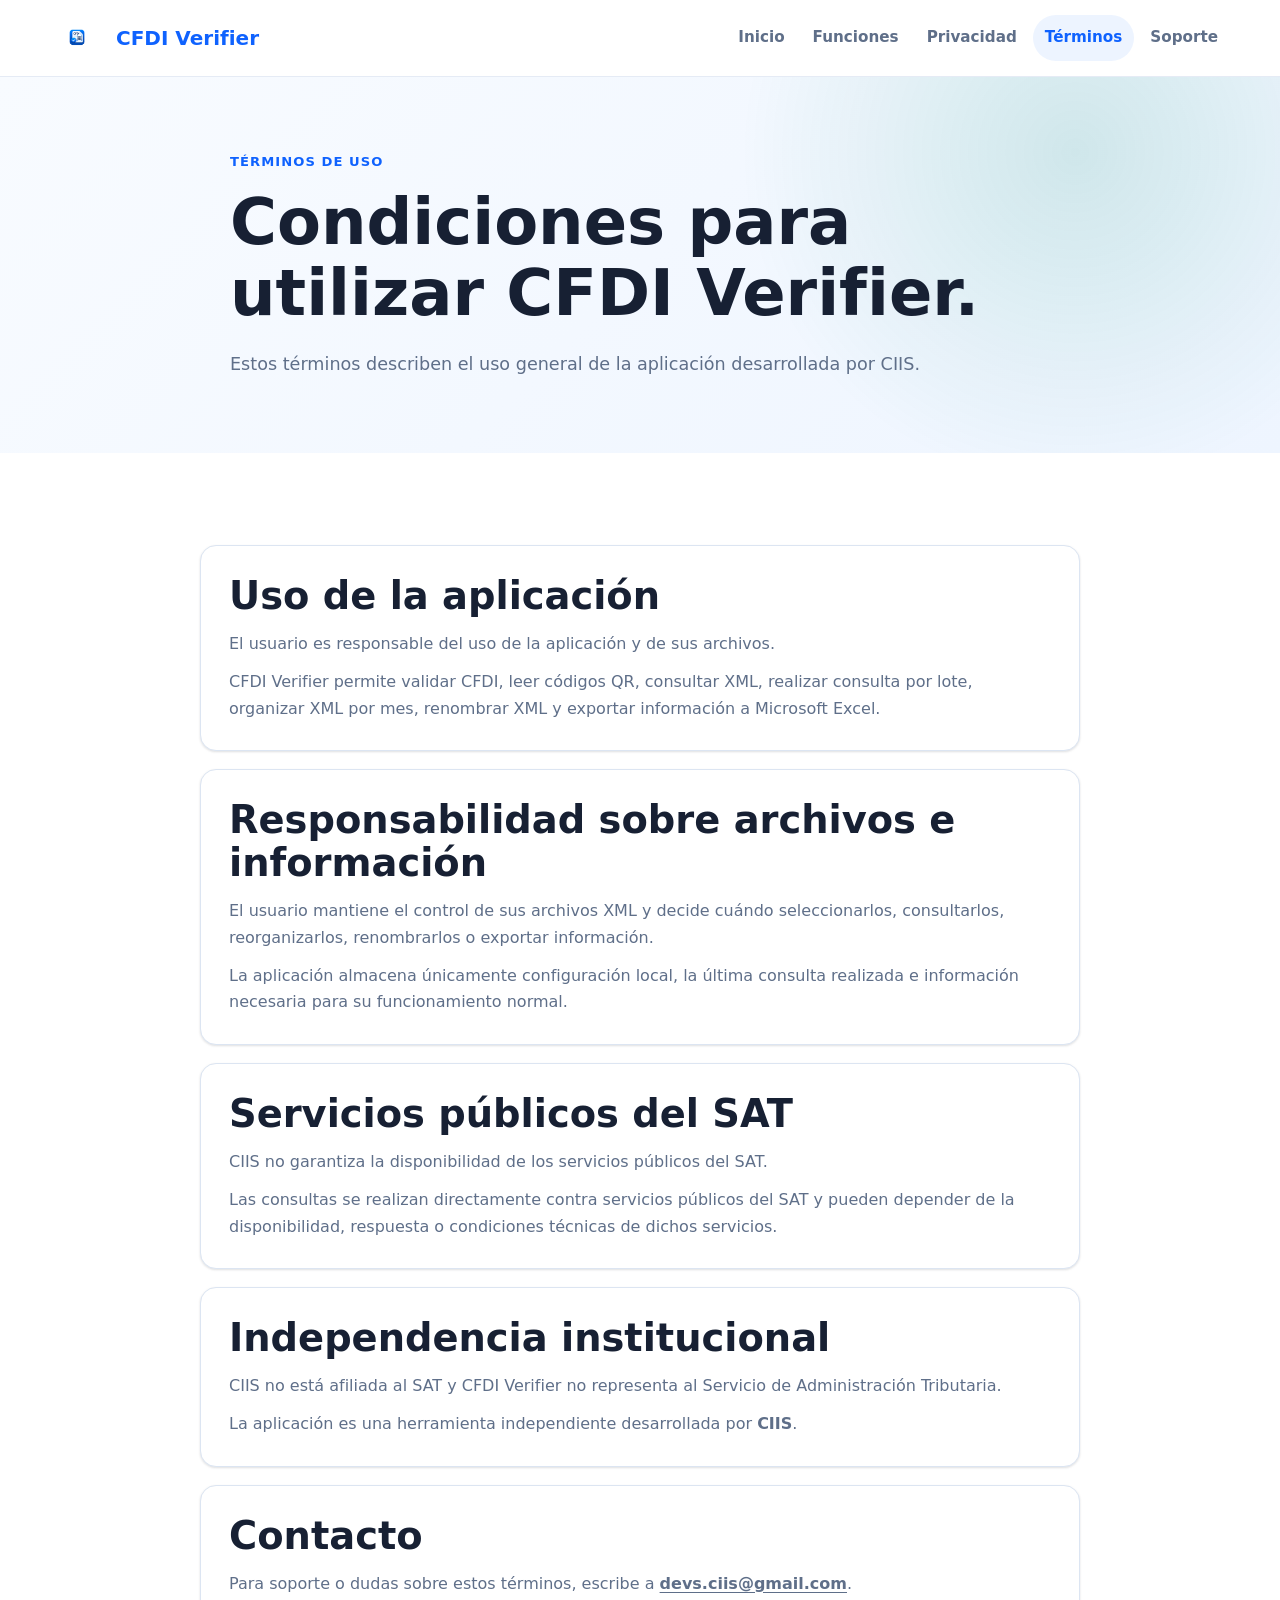
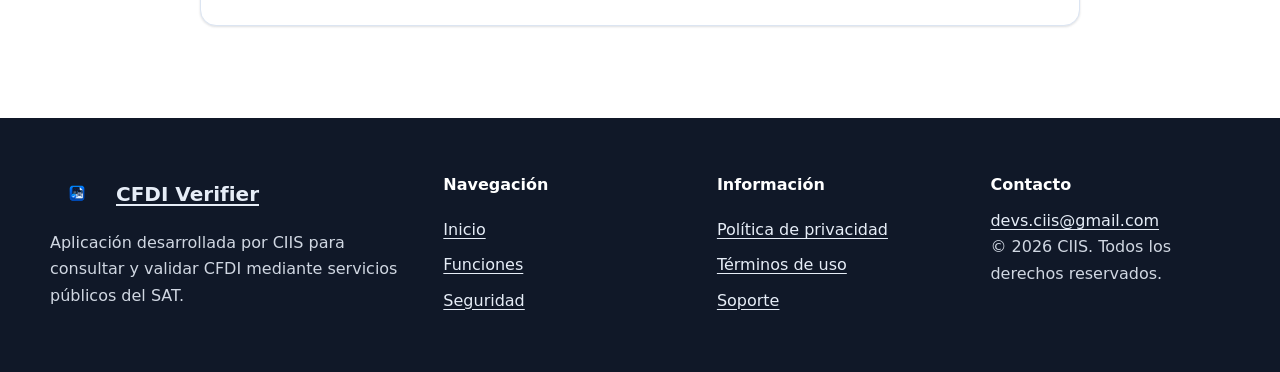
<file: terms.html>
<!DOCTYPE html>
<html lang="es">
<head>
  <meta charset="utf-8">
  <meta name="viewport" content="width=device-width, initial-scale=1">
  <title>Términos de Uso | CFDI Verifier</title>
  <meta name="description" content="Términos de Uso de CFDI Verifier, aplicación de CIIS para validar CFDI y administrar XML.">
  <meta name="keywords" content="CFDI Verifier términos, CIIS, SAT, CFDI">
  <meta name="author" content="CIIS">
  <meta name="robots" content="index, follow">
  <link rel="canonical" href="https://ciis.github.io/cfdiverifier/terms.html">
  <meta property="og:type" content="article">
  <meta property="og:title" content="Términos de Uso | CFDI Verifier">
  <meta property="og:description" content="Condiciones generales de uso de CFDI Verifier.">
  <meta property="og:image" content="https://ciis.github.io/cfdiverifier/assets/images/hero.webp">
  <meta name="twitter:card" content="summary_large_image">
  <meta name="theme-color" content="#0f62fe">
  <link rel="icon" href="favicon.ico">
  <link rel="manifest" href="manifest.webmanifest">
  <link rel="stylesheet" href="css/styles.css">
  <link rel="stylesheet" href="css/responsive.css">
</head>
<body>
  <a class="skip-link" href="#contenido">Saltar al contenido</a>
  <header class="topbar" data-page="terms">
    <div class="container topbar__inner">
      <a class="brand" href="index.html" aria-label="CFDI Verifier, inicio">
        <img src="assets/images/logo.webp" width="96" height="64" alt="" decoding="async">
        <span>CFDI Verifier</span>
      </a>
      <button class="menu-button" type="button" aria-label="Abrir menú" aria-expanded="false" aria-controls="site-nav">
        <span class="material-symbols-rounded" aria-hidden="true">menu</span>
      </button>
      <nav id="site-nav" class="site-nav" aria-label="Navegación principal">
        <a href="index.html">Inicio</a>
        <a href="index.html#funciones">Funciones</a>
        <a href="privacy.html">Privacidad</a>
        <a href="terms.html" aria-current="page">Términos</a>
        <a href="support.html">Soporte</a>
      </nav>
    </div>
  </header>

  <main id="contenido">
    <section class="page-hero">
      <div class="container page-hero__inner">
        <p class="eyebrow">Términos de Uso</p>
        <h1>Condiciones para utilizar CFDI Verifier.</h1>
        <p>Estos términos describen el uso general de la aplicación desarrollada por CIIS.</p>
      </div>
    </section>

    <section class="section">
      <div class="container narrow">
        <article class="legal-content">
          <section class="legal-card">
            <h2>Uso de la aplicación</h2>
            <p>El usuario es responsable del uso de la aplicación y de sus archivos.</p>
            <p>CFDI Verifier permite validar CFDI, leer códigos QR, consultar XML, realizar consulta por lote, organizar XML por mes, renombrar XML y exportar información a Microsoft Excel.</p>
          </section>

          <section class="legal-card">
            <h2>Responsabilidad sobre archivos e información</h2>
            <p>El usuario mantiene el control de sus archivos XML y decide cuándo seleccionarlos, consultarlos, reorganizarlos, renombrarlos o exportar información.</p>
            <p>La aplicación almacena únicamente configuración local, la última consulta realizada e información necesaria para su funcionamiento normal.</p>
          </section>

          <section class="legal-card">
            <h2>Servicios públicos del SAT</h2>
            <p>CIIS no garantiza la disponibilidad de los servicios públicos del SAT.</p>
            <p>Las consultas se realizan directamente contra servicios públicos del SAT y pueden depender de la disponibilidad, respuesta o condiciones técnicas de dichos servicios.</p>
          </section>

          <section class="legal-card">
            <h2>Independencia institucional</h2>
            <p>CIIS no está afiliada al SAT y CFDI Verifier no representa al Servicio de Administración Tributaria.</p>
            <p>La aplicación es una herramienta independiente desarrollada por <strong>CIIS</strong>.</p>
          </section>

          <section class="legal-card">
            <h2>Contacto</h2>
            <p>Para soporte o dudas sobre estos términos, escribe a <strong><a href="mailto:devs.ciis@gmail.com">devs.ciis@gmail.com</a></strong>.</p>
          </section>
        </article>
      </div>
    </section>
  </main>

  <footer class="site-footer">
    <div class="container footer-grid">
      <div>
        <a class="brand brand--footer" href="index.html" aria-label="CFDI Verifier, inicio">
          <img src="assets/images/logo.webp" width="96" height="64" alt="" loading="lazy" decoding="async">
          <span>CFDI Verifier</span>
        </a>
        <p>Aplicación desarrollada por CIIS para consultar y validar CFDI mediante servicios públicos del SAT.</p>
      </div>
      <nav aria-label="Navegación del pie de página">
        <h2>Navegación</h2>
        <a href="index.html">Inicio</a>
        <a href="index.html#funciones">Funciones</a>
        <a href="index.html#seguridad">Seguridad</a>
      </nav>
      <nav aria-label="Información legal">
        <h2>Información</h2>
        <a href="privacy.html">Política de privacidad</a>
        <a href="terms.html" aria-current="page">Términos de uso</a>
        <a href="support.html">Soporte</a>
      </nav>
      <div>
        <h2>Contacto</h2>
        <p><a href="mailto:devs.ciis@gmail.com">devs.ciis@gmail.com</a></p>
        <p>© <span data-year></span> CIIS. Todos los derechos reservados.</p>
      </div>
    </div>
  </footer>

  <script src="js/main.js" defer></script>
</body>
</html>
</file>
<file: css/styles.css>
:root {
  color-scheme: light;
  --color-primary: #0f62fe;
  --color-primary-strong: #0043ce;
  --color-accent: #00856f;
  --color-ink: #172033;
  --color-muted: #5f6f89;
  --color-subtle: #edf4ff;
  --color-surface: #ffffff;
  --color-surface-soft: #f7f9fc;
  --color-border: #dce5f2;
  --color-footer: #101828;
  --shadow-sm: 0 1px 2px rgba(16, 24, 40, .06), 0 1px 3px rgba(16, 24, 40, .08);
  --shadow-md: 0 16px 40px rgba(15, 98, 254, .12);
  --shadow-lg: 0 24px 70px rgba(16, 24, 40, .18);
  --radius-sm: 8px;
  --radius-md: 16px;
  --radius-lg: 24px;
  --container: 1180px;
  --header-height: 76px;
}

* {
  box-sizing: border-box;
}

html {
  scroll-behavior: smooth;
  scroll-padding-top: calc(var(--header-height) + 20px);
}

body {
  margin: 0;
  background: var(--color-surface);
  color: var(--color-ink);
  font-family: system-ui, -apple-system, BlinkMacSystemFont, "Segoe UI", sans-serif;
  font-size: 16px;
  line-height: 1.65;
  text-rendering: optimizeLegibility;
}

body.nav-open {
  overflow: hidden;
}

img {
  display: block;
  max-width: 100%;
  height: auto;
}

a {
  color: inherit;
  text-decoration: none;
}

a:hover {
  color: var(--color-primary);
}

button,
summary {
  font: inherit;
}

button {
  cursor: pointer;
}

:focus-visible {
  outline: 3px solid rgba(15, 98, 254, .32);
  outline-offset: 4px;
}

.skip-link {
  position: fixed;
  top: 16px;
  left: 16px;
  z-index: 10000;
  transform: translateY(-160%);
  border-radius: var(--radius-sm);
  background: var(--color-primary);
  color: #fff;
  padding: 10px 14px;
  font-weight: 700;
}

.skip-link:focus {
  transform: translateY(0);
}

.container {
  width: min(var(--container), calc(100% - 40px));
  margin-inline: auto;
}

.narrow {
  max-width: 880px;
}

.topbar {
  position: sticky;
  top: 0;
  z-index: 1000;
  min-height: var(--header-height);
  border-bottom: 1px solid rgba(220, 229, 242, .75);
  background: rgba(255, 255, 255, .9);
  backdrop-filter: blur(18px);
  transition: box-shadow .2s ease, border-color .2s ease;
}

.topbar.is-scrolled {
  border-color: transparent;
  box-shadow: var(--shadow-sm);
}

.topbar__inner {
  display: flex;
  min-height: var(--header-height);
  align-items: center;
  justify-content: space-between;
  gap: 24px;
}

.brand {
  display: inline-flex;
  align-items: center;
  gap: 12px;
  color: var(--color-primary);
  font-size: 1.25rem;
  font-weight: 800;
  letter-spacing: 0;
  white-space: nowrap;
}

.brand img {
  width: 54px;
  height: 36px;
  object-fit: contain;
}

.brand--footer {
  color: #fff;
  margin-bottom: 18px;
}

.site-nav {
  display: flex;
  align-items: center;
  gap: 4px;
}

.site-nav a {
  border-radius: 999px;
  color: var(--color-muted);
  font-size: .95rem;
  font-weight: 700;
  padding: 10px 12px;
}

.site-nav a:hover,
.site-nav a[aria-current="page"] {
  background: var(--color-subtle);
  color: var(--color-primary);
}

.menu-button {
  display: none;
  width: 44px;
  height: 44px;
  align-items: center;
  justify-content: center;
  border: 1px solid var(--color-border);
  border-radius: 999px;
  background: var(--color-surface);
  color: var(--color-ink);
}

.material-symbols-rounded {
  display: inline-flex;
  align-items: center;
  justify-content: center;
  font-size: 0;
  line-height: 1;
}

.menu-button .material-symbols-rounded::before {
  content: "≡";
  font-size: 28px;
  font-weight: 700;
}

.menu-button[aria-expanded="true"] .material-symbols-rounded::before {
  content: "×";
}

.hero {
  overflow: hidden;
  background:
    radial-gradient(circle at 70% 20%, rgba(0, 133, 111, .16), transparent 32%),
    linear-gradient(135deg, #f7fbff 0%, #eef5ff 58%, #ffffff 100%);
  padding: 88px 0 76px;
}

.hero__grid {
  display: grid;
  grid-template-columns: minmax(0, 1fr) minmax(360px, .9fr);
  align-items: center;
  gap: 64px;
}

.hero__content {
  max-width: 680px;
}

.eyebrow {
  margin: 0 0 14px;
  color: var(--color-primary);
  font-size: .82rem;
  font-weight: 800;
  letter-spacing: .08em;
  text-transform: uppercase;
}

h1,
h2,
h3,
p {
  overflow-wrap: break-word;
}

h1,
h2,
h3 {
  margin: 0;
  line-height: 1.12;
  letter-spacing: 0;
}

h1 {
  max-width: 760px;
  font-size: clamp(2.35rem, 5vw, 4.75rem);
}

h2 {
  font-size: clamp(1.85rem, 3vw, 3rem);
}

h3 {
  font-size: 1.2rem;
}

p {
  margin: 0;
  color: var(--color-muted);
}

.hero p {
  max-width: 680px;
  margin-top: 24px;
  font-size: 1.1rem;
}

.button-row {
  display: flex;
  flex-wrap: wrap;
  gap: 14px;
  margin-top: 32px;
}

.button {
  display: inline-flex;
  min-height: 48px;
  align-items: center;
  justify-content: center;
  border: 1px solid transparent;
  border-radius: 999px;
  padding: 12px 22px;
  font-weight: 800;
  line-height: 1.2;
  transition: transform .18s ease, box-shadow .18s ease, background .18s ease, color .18s ease;
}

.button:hover {
  transform: translateY(-2px);
}

.button--primary {
  background: var(--color-primary);
  box-shadow: 0 12px 24px rgba(15, 98, 254, .22);
  color: #fff;
}

.button--primary:hover {
  background: var(--color-primary-strong);
  color: #fff;
}

.button--secondary {
  border-color: var(--color-border);
  background: #fff;
  color: var(--color-primary);
}

.button--secondary:hover {
  border-color: var(--color-primary);
}

.button--light {
  background: #fff;
  color: var(--color-primary);
}

.trust-list {
  display: flex;
  flex-wrap: wrap;
  gap: 12px;
  margin: 28px 0 0;
  padding: 0;
  list-style: none;
}

.trust-list li {
  display: inline-flex;
  align-items: center;
  gap: 8px;
  border: 1px solid var(--color-border);
  border-radius: 999px;
  background: rgba(255, 255, 255, .72);
  color: var(--color-ink);
  padding: 8px 12px;
  font-weight: 700;
}

.trust-list .material-symbols-rounded {
  color: var(--color-accent);
}

.trust-list .material-symbols-rounded::before {
  content: "";
  width: 9px;
  height: 9px;
  border-radius: 999px;
  background: currentColor;
}

.hero__media {
  position: relative;
  margin: 0;
}

.hero__media::before {
  content: "";
  position: absolute;
  inset: 24px -18px -24px 18px;
  border-radius: var(--radius-lg);
  background: linear-gradient(135deg, rgba(15, 98, 254, .18), rgba(0, 133, 111, .14));
}

.hero__media img {
  position: relative;
  width: 100%;
  aspect-ratio: 3 / 2;
  object-fit: cover;
  border: 1px solid rgba(255, 255, 255, .78);
  border-radius: var(--radius-lg);
  box-shadow: var(--shadow-lg);
}

.section {
  padding: 92px 0;
}

.section--soft {
  background: var(--color-surface-soft);
}

.section-heading {
  max-width: 780px;
  margin: 0 auto 44px;
  text-align: center;
}

.section-heading p:not(.eyebrow) {
  margin-top: 16px;
  font-size: 1.05rem;
}

.card-grid,
.security-grid,
.support-grid {
  display: grid;
  grid-template-columns: repeat(4, minmax(0, 1fr));
  gap: 18px;
}

.security-grid {
  grid-template-columns: repeat(4, minmax(0, 1fr));
}

.support-grid {
  grid-template-columns: 1.2fr 1fr 1fr;
}

.feature-card,
.info-card,
.legal-card {
  border: 1px solid var(--color-border);
  border-radius: var(--radius-md);
  background: var(--color-surface);
  box-shadow: var(--shadow-sm);
}

.feature-card,
.info-card {
  min-height: 100%;
  padding: 28px;
  transition: transform .18s ease, box-shadow .18s ease, border-color .18s ease;
}

.feature-card:hover,
.info-card:hover {
  transform: translateY(-4px);
  border-color: rgba(15, 98, 254, .35);
  box-shadow: var(--shadow-md);
}

.feature-card .material-symbols-rounded,
.info-card .material-symbols-rounded {
  display: inline-flex;
  width: 48px;
  height: 48px;
  align-items: center;
  justify-content: center;
  border-radius: 14px;
  background: var(--color-subtle);
  color: var(--color-primary);
  margin-bottom: 18px;
}

.feature-card .material-symbols-rounded::before,
.info-card .material-symbols-rounded::before {
  content: "";
  width: 18px;
  height: 18px;
  border: 3px solid currentColor;
  border-radius: 6px;
}

.info-card--accent .material-symbols-rounded {
  background: #e9fbf6;
  color: var(--color-accent);
}

.feature-card p,
.info-card p {
  margin-top: 12px;
}

.gallery-grid {
  display: grid;
  grid-template-columns: minmax(0, 760px);
  justify-content: center;
}

.gallery-item {
  width: 100%;
  border: 0;
  border-radius: var(--radius-lg);
  background: transparent;
  padding: 0;
  box-shadow: var(--shadow-lg);
  overflow: hidden;
}

.gallery-item img {
  width: 100%;
  aspect-ratio: 3 / 2;
  object-fit: cover;
  transition: transform .25s ease;
}

.gallery-item:hover img {
  transform: scale(1.02);
}

.faq-list {
  display: grid;
  gap: 14px;
  max-width: 900px;
  margin: 0 auto;
}

.faq-list details {
  border: 1px solid var(--color-border);
  border-radius: var(--radius-md);
  background: #fff;
  box-shadow: var(--shadow-sm);
}

.faq-list summary {
  position: relative;
  cursor: pointer;
  list-style: none;
  padding: 22px 58px 22px 24px;
  font-weight: 800;
}

.faq-list summary::-webkit-details-marker {
  display: none;
}

.faq-list summary::after {
  content: "+";
  position: absolute;
  right: 22px;
  top: 50%;
  transform: translateY(-50%);
  color: var(--color-primary);
  font-size: 28px;
  font-weight: 700;
}

.faq-list details[open] summary::after {
  content: "−";
}

.faq-list details p {
  padding: 0 24px 24px;
}

.cta-section {
  background: linear-gradient(135deg, var(--color-primary), #023e8a);
  color: #fff;
  padding: 70px 0;
}

.cta-section p,
.cta-section .eyebrow {
  color: rgba(255, 255, 255, .82);
}

.cta-section h2 {
  color: #fff;
}

.cta-section__inner {
  display: flex;
  align-items: center;
  justify-content: space-between;
  gap: 32px;
}

.cta-section__inner p:not(.eyebrow) {
  max-width: 720px;
  margin-top: 14px;
}

.page-hero {
  background:
    radial-gradient(circle at 84% 20%, rgba(0, 133, 111, .14), transparent 30%),
    linear-gradient(135deg, #f8fbff 0%, #eef5ff 100%);
  padding: 74px 0;
}

.page-hero__inner {
  max-width: 820px;
}

.page-hero p:not(.eyebrow) {
  margin-top: 20px;
  font-size: 1.1rem;
}

.page-hero .button {
  margin-top: 28px;
}

.legal-layout {
  display: grid;
  grid-template-columns: 240px minmax(0, 1fr);
  align-items: start;
  gap: 34px;
}

.toc {
  position: sticky;
  top: calc(var(--header-height) + 20px);
  display: grid;
  gap: 8px;
  border: 1px solid var(--color-border);
  border-radius: var(--radius-md);
  background: #fff;
  box-shadow: var(--shadow-sm);
  padding: 14px;
}

.toc a {
  border-radius: var(--radius-sm);
  color: var(--color-muted);
  font-weight: 700;
  padding: 10px 12px;
}

.toc a:hover {
  background: var(--color-subtle);
  color: var(--color-primary);
}

.legal-content {
  display: grid;
  gap: 18px;
}

.legal-content header {
  margin-bottom: 8px;
}

.legal-card {
  padding: 28px;
}

.legal-card h2,
.legal-card h3 {
  margin-bottom: 14px;
}

.legal-card p + p,
.legal-card ul + p {
  margin-top: 12px;
}

.legal-card ul {
  margin: 12px 0 0;
  padding-left: 22px;
  color: var(--color-muted);
}

.legal-card a,
.site-footer a {
  text-decoration: underline;
  text-underline-offset: 3px;
}

.privacy-summary {
  display: grid;
  grid-template-columns: 1fr minmax(280px, .9fr);
  gap: 28px;
  align-items: start;
}

.privacy-summary .material-symbols-rounded {
  color: var(--color-primary);
  margin-bottom: 12px;
}

.privacy-summary .material-symbols-rounded::before {
  content: "";
  width: 36px;
  height: 36px;
  border: 4px solid currentColor;
  border-radius: 12px;
}

table {
  width: 100%;
  border-collapse: collapse;
  overflow: hidden;
  border-radius: var(--radius-sm);
  font-size: .95rem;
}

caption {
  height: 1px;
  overflow: hidden;
  position: absolute;
  width: 1px;
}

th,
td {
  border-bottom: 1px solid var(--color-border);
  padding: 12px;
  text-align: left;
}

th {
  background: var(--color-subtle);
  color: var(--color-ink);
}

.site-footer {
  background: var(--color-footer);
  color: #d0d7e2;
  padding: 58px 0;
}

.footer-grid {
  display: grid;
  grid-template-columns: 1.5fr 1fr 1fr 1fr;
  gap: 34px;
}

.site-footer h2 {
  color: #fff;
  font-size: 1rem;
  margin-bottom: 14px;
}

.site-footer p {
  color: #d0d7e2;
}

.site-footer nav {
  display: grid;
  align-content: start;
  gap: 9px;
}

.site-footer a {
  color: #e6edf7;
}

.lightbox {
  position: fixed;
  inset: 0;
  z-index: 2000;
  display: grid;
  place-items: center;
  background: rgba(8, 14, 28, .92);
  padding: 60px 72px;
}

.lightbox[hidden] {
  display: none;
}

.lightbox img {
  max-height: calc(100vh - 150px);
  width: min(1080px, 100%);
  object-fit: contain;
  border-radius: var(--radius-md);
  box-shadow: var(--shadow-lg);
}

.lightbox button {
  position: absolute;
  display: inline-flex;
  width: 48px;
  height: 48px;
  align-items: center;
  justify-content: center;
  border: 1px solid rgba(255, 255, 255, .22);
  border-radius: 999px;
  background: rgba(255, 255, 255, .12);
  color: #fff;
}

.lightbox button:hover {
  background: rgba(255, 255, 255, .22);
}

.lightbox__close .material-symbols-rounded::before {
  content: "×";
  font-size: 30px;
  font-weight: 700;
}

.lightbox__nav--prev .material-symbols-rounded::before {
  content: "‹";
  font-size: 42px;
}

.lightbox__nav--next .material-symbols-rounded::before {
  content: "›";
  font-size: 42px;
}

.back-top .material-symbols-rounded::before {
  content: "↑";
  font-size: 24px;
  font-weight: 800;
}

.lightbox__close {
  top: 22px;
  right: 22px;
}

.lightbox__nav--prev {
  left: 22px;
}

.lightbox__nav--next {
  right: 22px;
}

.lightbox__counter {
  position: absolute;
  bottom: 22px;
  left: 50%;
  transform: translateX(-50%);
  color: #fff;
  font-weight: 700;
}

.back-top {
  position: fixed;
  right: 18px;
  bottom: 18px;
  z-index: 900;
  display: inline-flex;
  width: 46px;
  height: 46px;
  align-items: center;
  justify-content: center;
  border: 1px solid var(--color-border);
  border-radius: 999px;
  background: #fff;
  box-shadow: var(--shadow-md);
  color: var(--color-primary);
  opacity: 0;
  pointer-events: none;
  transform: translateY(12px);
  transition: opacity .18s ease, transform .18s ease;
}

.back-top.is-visible {
  opacity: 1;
  pointer-events: auto;
  transform: translateY(0);
}

@media (prefers-reduced-motion: reduce) {
  *,
  *::before,
  *::after {
    scroll-behavior: auto !important;
    transition-duration: .01ms !important;
    animation-duration: .01ms !important;
  }
}
</file>
<file: css/responsive.css>
@media (max-width: 1100px) {
  .hero__grid {
    grid-template-columns: 1fr;
    gap: 44px;
  }

  .hero__content {
    max-width: 820px;
  }

  .hero__media {
    max-width: 760px;
  }

  .card-grid,
  .security-grid {
    grid-template-columns: repeat(2, minmax(0, 1fr));
  }

  .support-grid {
    grid-template-columns: 1fr;
  }

  .footer-grid {
    grid-template-columns: 1fr 1fr;
  }
}

@media (max-width: 900px) {
  :root {
    --header-height: 68px;
  }

  .container {
    width: min(var(--container), calc(100% - 32px));
  }

  .menu-button {
    display: inline-flex;
  }

  .site-nav {
    position: fixed;
    top: var(--header-height);
    right: 16px;
    left: 16px;
    display: grid;
    gap: 6px;
    max-height: calc(100dvh - var(--header-height) - 24px);
    overflow-y: auto;
    border: 1px solid var(--color-border);
    border-radius: var(--radius-md);
    background: #fff;
    box-shadow: var(--shadow-lg);
    padding: 12px;
    opacity: 0;
    pointer-events: none;
    transform: translateY(-8px);
    transition: opacity .18s ease, transform .18s ease;
  }

  .site-nav.is-open {
    opacity: 1;
    pointer-events: auto;
    transform: translateY(0);
  }

  .site-nav a {
    border-radius: var(--radius-sm);
    padding: 13px 14px;
  }

  .hero,
  .section,
  .page-hero {
    padding: 64px 0;
  }

  .legal-layout {
    grid-template-columns: 1fr;
  }

  .toc {
    position: static;
    grid-template-columns: repeat(2, minmax(0, 1fr));
  }

  .privacy-summary {
    grid-template-columns: 1fr;
  }
}

@media (max-width: 680px) {
  .brand span {
    font-size: 1rem;
  }

  .brand img {
    width: 46px;
    height: 31px;
  }

  .hero {
    padding-top: 46px;
  }

  .hero__grid {
    gap: 32px;
  }

  .hero p,
  .page-hero p:not(.eyebrow) {
    font-size: 1rem;
  }

  .button-row,
  .trust-list {
    flex-direction: column;
    align-items: stretch;
  }

  .button {
    width: 100%;
  }

  .trust-list li {
    justify-content: center;
  }

  .card-grid,
  .security-grid,
  .footer-grid {
    grid-template-columns: 1fr;
  }

  .feature-card,
  .info-card,
  .legal-card {
    padding: 22px;
  }

  .section-heading {
    margin-bottom: 32px;
    text-align: left;
  }

  .gallery-item,
  .hero__media img {
    border-radius: var(--radius-md);
  }

  .hero__media::before {
    inset: 14px -8px -14px 8px;
    border-radius: var(--radius-md);
  }

  .cta-section__inner {
    align-items: stretch;
    flex-direction: column;
  }

  .toc {
    grid-template-columns: 1fr;
  }

  table {
    display: block;
    overflow-x: auto;
    white-space: nowrap;
  }

  .lightbox {
    padding: 64px 14px;
  }

  .lightbox img {
    max-height: calc(100vh - 160px);
  }

  .lightbox__nav--prev {
    left: 14px;
  }

  .lightbox__nav--next {
    right: 14px;
  }
}

@media (max-width: 430px) {
  .container {
    width: min(var(--container), calc(100% - 24px));
  }

  .brand span {
    display: none;
  }

  .hero,
  .section,
  .page-hero {
    padding: 48px 0;
  }

  .feature-card .material-symbols-rounded,
  .info-card .material-symbols-rounded {
    width: 42px;
    height: 42px;
    font-size: 24px;
  }
}

@media (max-height: 620px) and (orientation: landscape) {
  .hero,
  .section,
  .page-hero {
    padding: 40px 0;
  }

  .lightbox img {
    max-height: calc(100vh - 96px);
  }
}

@media print {
  .topbar,
  .site-footer,
  .menu-button,
  .button,
  .lightbox,
  .back-top,
  .toc {
    display: none !important;
  }

  body {
    background: #fff;
    color: #000;
  }

  .section,
  .page-hero {
    padding: 20px 0;
  }

  .legal-layout {
    display: block;
  }

  .feature-card,
  .info-card,
  .legal-card {
    box-shadow: none;
    border-color: #999;
  }
}
</file>
